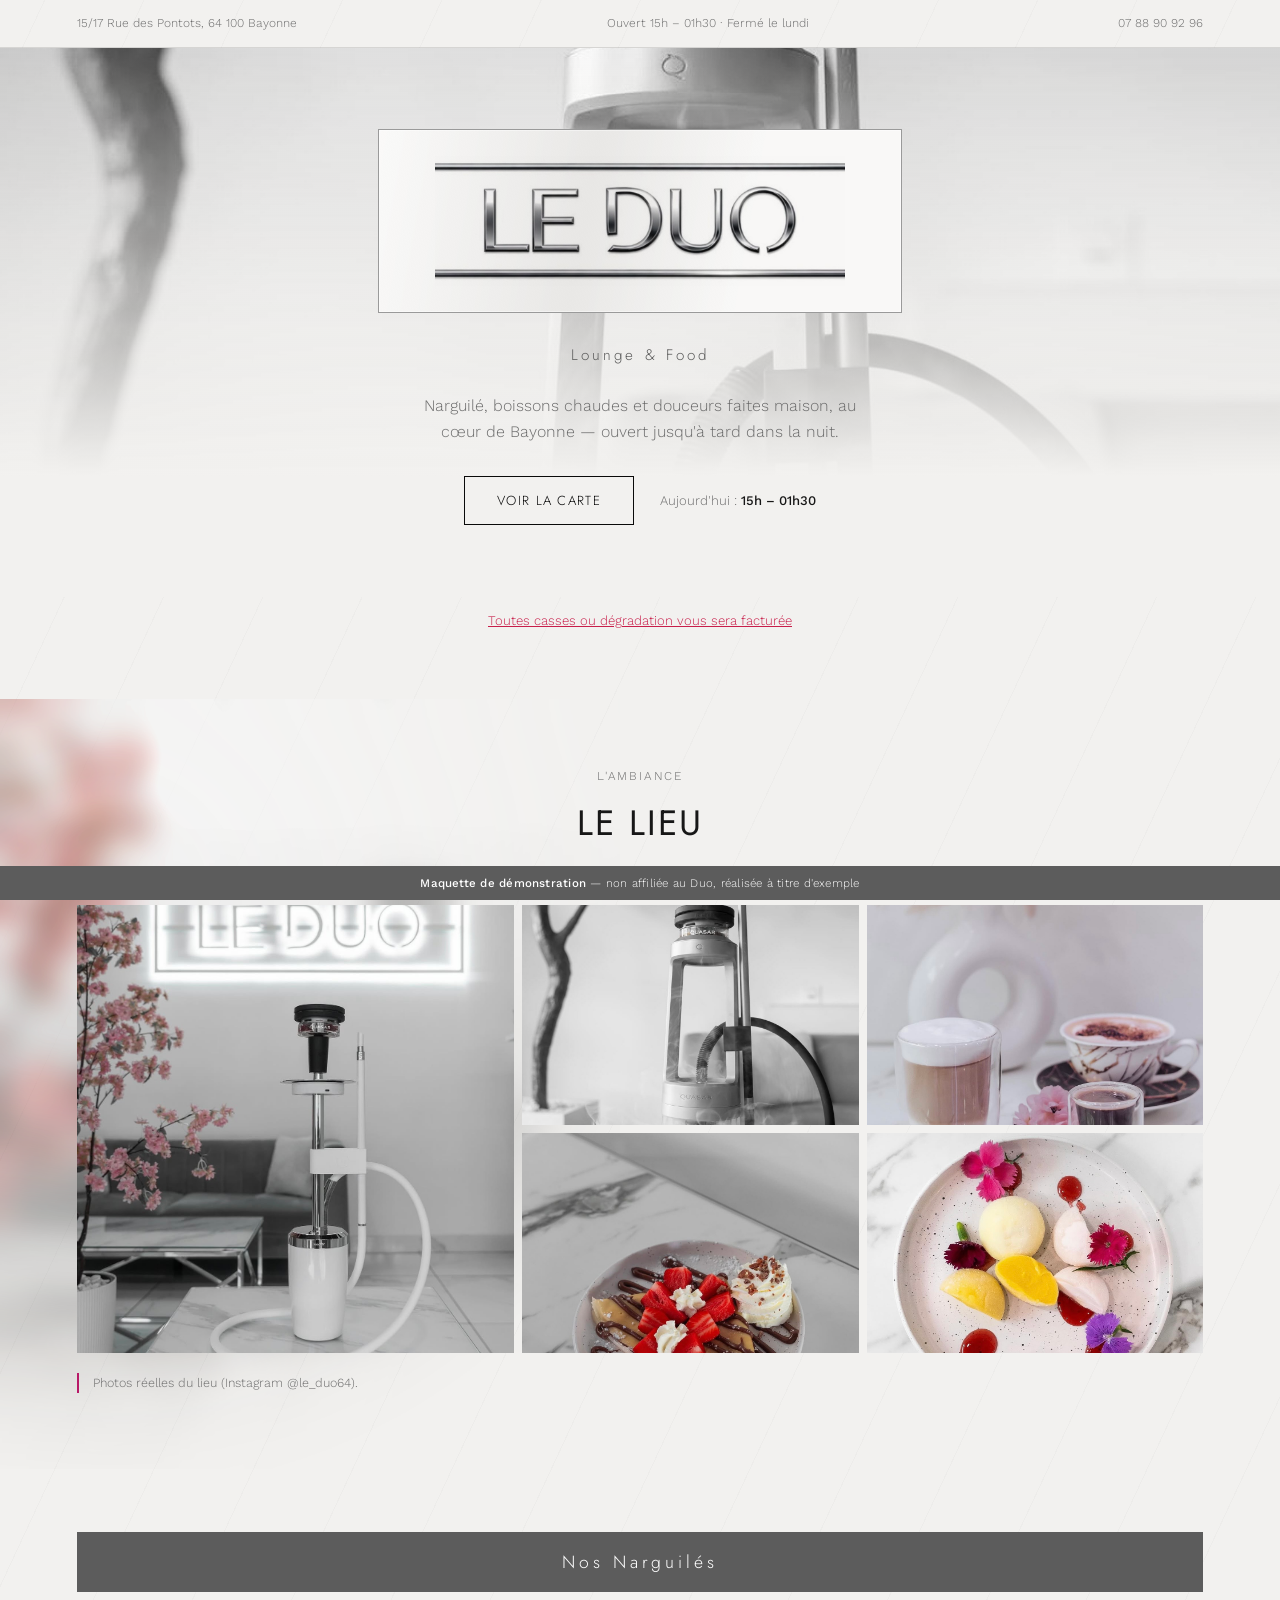
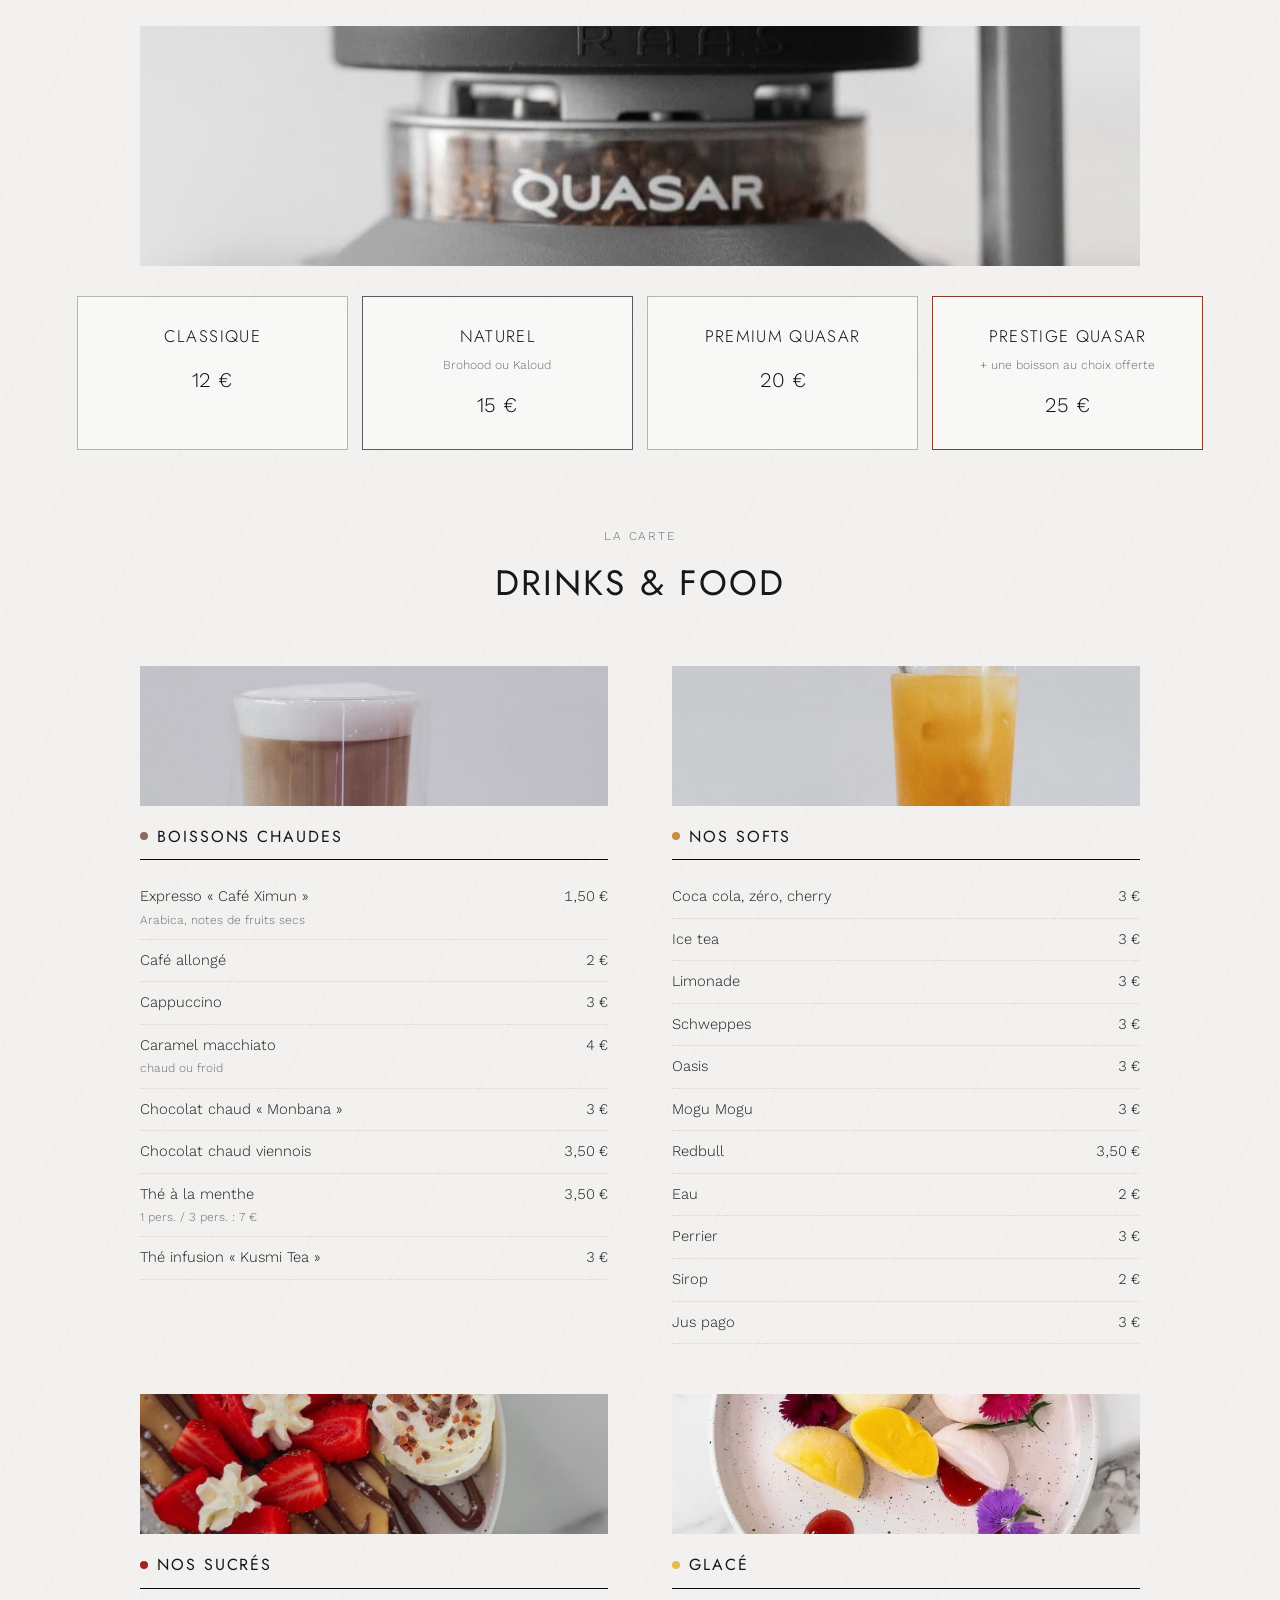
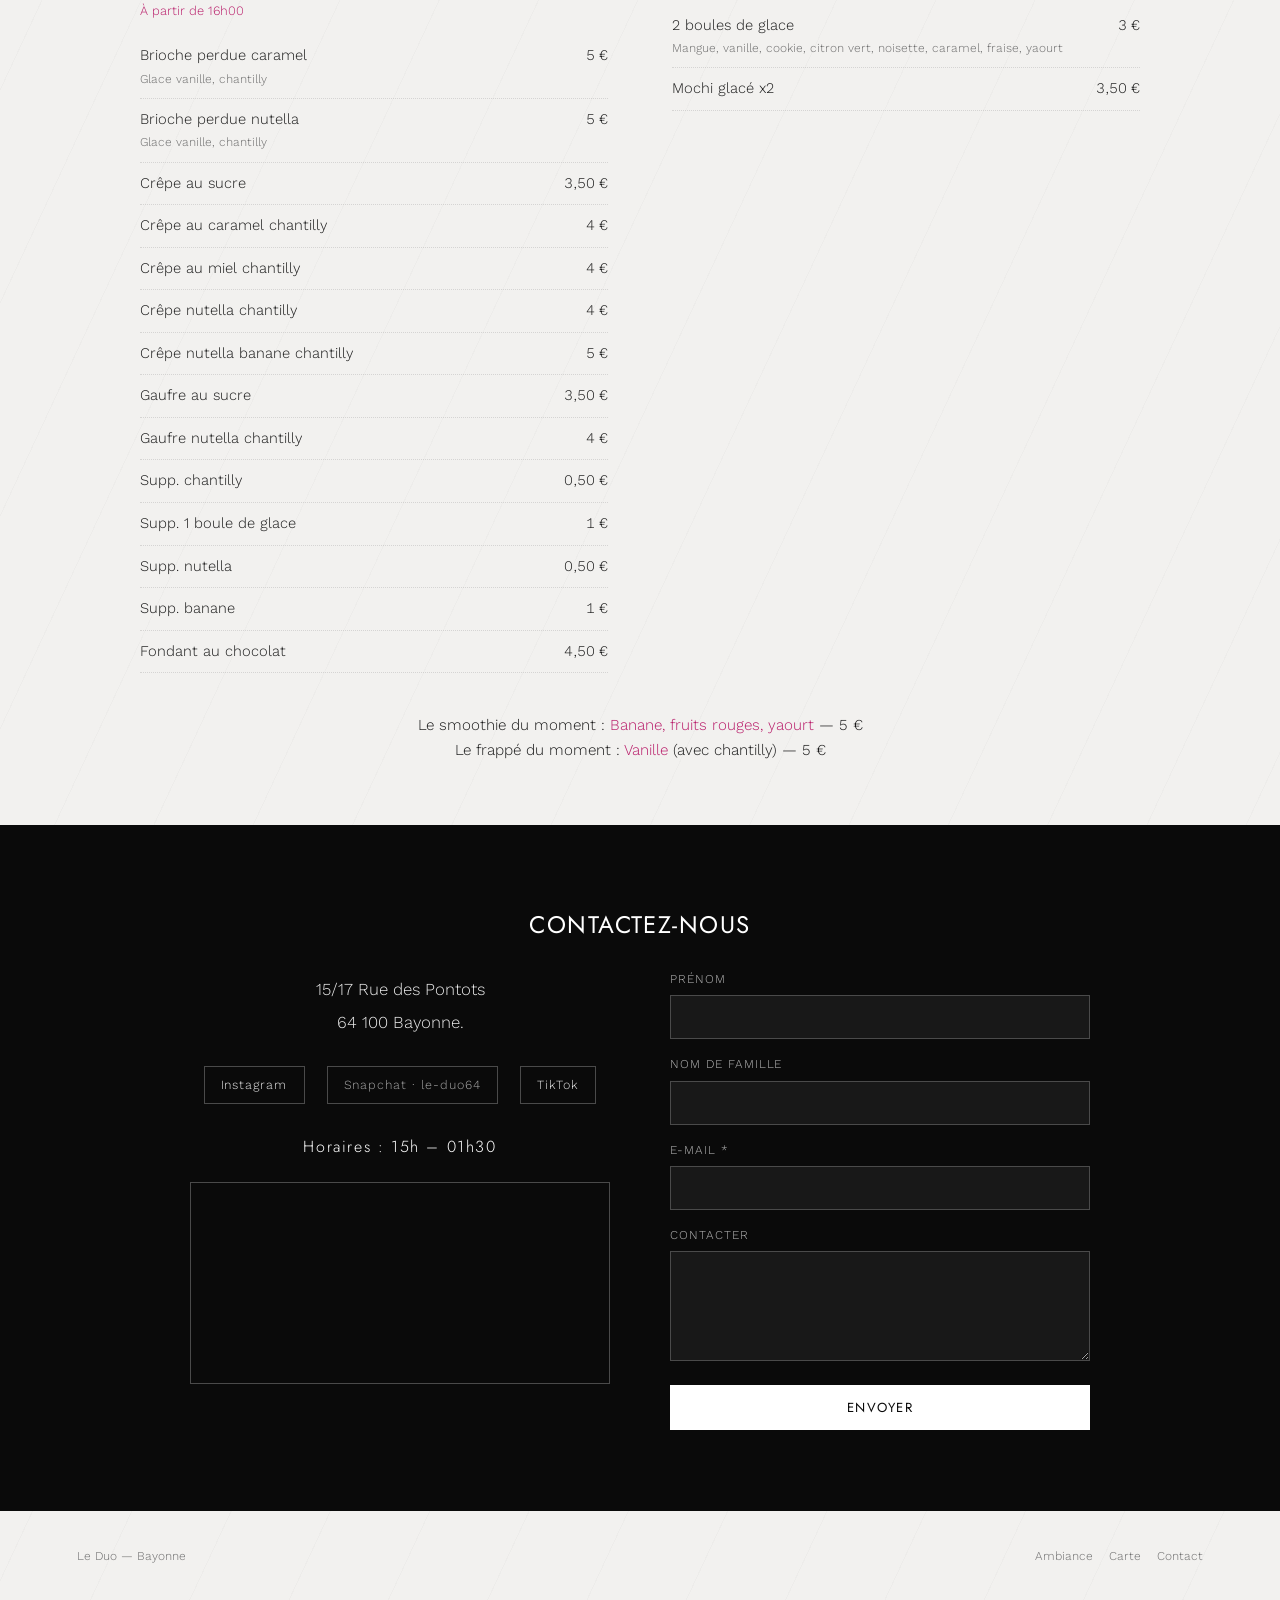
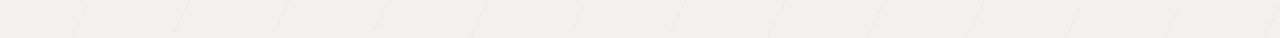
<file: index.html>
<!DOCTYPE html>
<html lang="fr">
<head>
<meta charset="UTF-8">
<meta name="viewport" content="width=device-width, initial-scale=1.0">
<meta name="robots" content="noindex, nofollow">
<title>Le Duo — Lounge &amp; Food — Bayonne</title>
<link rel="preconnect" href="https://fonts.googleapis.com">
<link rel="preconnect" href="https://fonts.gstatic.com" crossorigin>
<link href="https://fonts.googleapis.com/css2?family=Jost:wght@300;400;500&family=Work+Sans:wght@300;400;500&display=swap" rel="stylesheet">
<style>
  :root{
    --ink:#171717;
    --ink-dim:#6b6b6b;
    --marble-bg:#f2f1ef;
    --marble-vein:#d8d6d3;
    --chrome:#9a9a9a;
    --chrome-dark:#5c5c5c;
    --black:#0a0a0a;
    --white:#ffffff;
    --accent-pink:#b81a68;
    --ember:#8c3a26;  /* braise, cohérent avec le glow déjà utilisé ailleurs */
    --line: rgba(10,10,10,0.12);
  }
  *{box-sizing:border-box;}
  html{scroll-behavior:smooth;}
  body{
    margin:0;
    background:var(--marble-bg);
    background-image:
      repeating-linear-gradient(115deg, transparent 0 40px, rgba(0,0,0,0.02) 40px 41px, transparent 41px 90px);
    color:var(--ink);
    font-family:'Work Sans', sans-serif;
    font-weight:300;
    line-height:1.6;
    -webkit-font-smoothing:antialiased;
  }
  h1,h2,h3{
    font-family:'Jost', sans-serif;
    font-weight:400;
    letter-spacing:0.06em;
    margin:0;
    text-transform:uppercase;
  }
  a{color:inherit;}
  img{max-width:100%; display:block;}

  .top-strip{
    display:flex;
    justify-content:space-between;
    flex-wrap:wrap;
    gap:8px 24px;
    padding:14px 6vw;
    font-size:0.75rem;
    color:var(--ink-dim);
    border-bottom:1px solid var(--line);
  }
  .top-strip span{white-space:nowrap;}

  /* ---- hero ---- */
  .hero{
    padding:9vh 6vw 8vh;
    text-align:center;
    position:relative;
    background:
      linear-gradient(180deg, rgba(242,241,239,0.12) 0%, rgba(242,241,239,0.65) 45%, var(--marble-bg) 78%),
      url("photos/narguile-fumee.jpg") center 25%/cover;
  }
  .logo-frame{
    display:inline-block;
    padding:26px 56px;
    border:1px solid var(--chrome);
    background:
      linear-gradient(100deg, rgba(255,255,255,0.6), rgba(0,0,0,0.04) 40%, rgba(255,255,255,0.5) 70%),
      var(--marble-bg);
    box-shadow: inset 0 0 0 1px rgba(255,255,255,0.4);
  }
  .logo-frame h1{
    font-size:clamp(2.6rem, 8vw, 4.6rem);
    letter-spacing:0.18em;
    color:var(--black);
  }
  .hero .subtitle{
    margin-top:22px;
    font-family:'Jost', sans-serif;
    letter-spacing:0.2em;
    font-size:0.95rem;
    color:var(--chrome-dark);
  }
  .hero p.lede{
    max-width:46ch;
    margin:26px auto 0;
    font-size:1rem;
    color:var(--ink-dim);
  }
  .hero .cta-row{
    margin-top:32px;
    display:flex;
    gap:26px;
    align-items:center;
    justify-content:center;
    flex-wrap:wrap;
  }
  .btn{
    display:inline-block;
    padding:13px 32px;
    border:1px solid var(--black);
    color:var(--black);
    text-decoration:none;
    font-family:'Jost', sans-serif;
    font-size:0.82rem;
    letter-spacing:0.1em;
    text-transform:uppercase;
    transition:background .25s ease, color .25s ease;
  }
  .btn:hover{ background:var(--black); color:var(--white); }
  .cta-row .hours{ font-size:0.82rem; color:var(--ink-dim); }
  .cta-row .hours strong{ color:var(--ink); font-weight:500;}

  /* warning strip like original ("toutes casses...") */
  .notice{
    text-align:center;
    color:#c81e4a;
    font-size:0.82rem;
    text-decoration:underline;
    padding:0 6vw 6vh;
  }

  section{ padding:7vh 6vw; }
  .section-head{
    text-align:center;
    margin-bottom:6vh;
  }
  .section-head .num{
    font-size:0.75rem;
    letter-spacing:0.15em;
    color:var(--ink-dim);
    text-transform:uppercase;
  }
  .section-head h2{ font-size:clamp(1.6rem, 4vw, 2.2rem); margin-top:8px; }

  /* ---- ambiance gallery ---- */
  .gallery{
    display:grid;
    grid-template-columns: 1.3fr 1fr 1fr;
    grid-template-rows: 220px 220px;
    gap:8px;
  }
  .gallery > div{ overflow:hidden; background:var(--marble-vein); position:relative;}
  .gallery img{ width:100%; height:100%; object-fit:cover; object-position:center 15%;}
  .gallery .g1 img{ object-position:center 0%;}
  .gallery .g1{ grid-row: 1 / 3; }
  .gallery figcaption{
    position:absolute; left:10px; bottom:8px;
    font-size:0.68rem; color:var(--white); background:rgba(10,10,10,0.55);
    padding:3px 8px; letter-spacing:0.02em;
  }
  .photo-note{
    margin-top:20px;
    font-size:0.78rem;
    color:var(--ink-dim);
    border-left:2px solid var(--accent-pink);
    padding-left:14px;
  }

  /* ---- category band, like original grey "NOS NARGUILÉS" bar ---- */
  .cat-band{
    background:var(--chrome-dark);
    color:var(--white);
    text-align:center;
    padding:16px 20px;
    font-family:'Jost', sans-serif;
    letter-spacing:0.22em;
    font-size:1.1rem;
    margin:0 0 34px;
  }

  .narg-tiers{
    display:grid;
    grid-template-columns:repeat(auto-fit, minmax(220px,1fr));
    gap:14px;
    margin-bottom:8vh;
  }
  .narg-tier{
    text-align:center;
    padding:26px 18px;
    border:1px solid var(--tier-color, rgba(10,10,10,0.28));
    background:rgba(255,255,255,0.5);
    transition:border-color .2s ease;
  }
  /* Une couleur très légère par formule, choisie pour ce qu'elle représente
     plutôt qu'un classement par prix (Prestige à 15€ coûte moins cher que
     Classique à 20€ : un dégradé du plus pâle au plus soutenu mentirait
     sur le tarif). Naturel reste neutre : c'est la formule "sans rien
     ajouté", l'absence de couleur lui va bien. */
  /* La formule qui inclut Brohood/Kaloud (du matériel de gestion de
     chauffe) prend le graphite ; celle qui inclut une boisson offerte
     garde l'accent braise + la pulsation, en tant que formule la plus
     complète (25€, prix le plus haut, vraie offre incluse). */
  .narg-tier.naturel{ --tier-color:var(--chrome-dark); }
  .narg-tier .tier-name{ font-family:'Jost', sans-serif; letter-spacing:0.08em; font-size:1.05rem; text-transform:uppercase;}
  .narg-tier .tier-desc{ font-size:0.76rem; color:var(--ink-dim); display:block; margin-top:6px;}
  .narg-tier .price{ display:block; margin-top:14px; font-size:1.3rem; color:var(--black); }

  .carte-grid{
    display:grid;
    grid-template-columns: repeat(2, 1fr);
    gap:50px 64px;
    max-width:1000px;
    margin:0 auto;
  }
  .carte-cat-photo{
    width:100%; height:140px; object-fit:cover; display:block;
    margin-bottom:18px;
  }
  .carte-cat h3{
    font-size:1rem;
    letter-spacing:0.12em;
    margin-bottom:16px;
    padding-bottom:10px;
    border-bottom:1px solid var(--black);
  }
  .narg-photo{
    width:100%; max-width:1000px; height:240px; object-fit:cover;
    display:block; margin:0 auto 30px; object-position:center 30%;
  }
  .menu-line{
    display:flex;
    justify-content:space-between;
    gap:12px;
    padding:9px 0;
    border-bottom:1px dotted var(--line);
    font-size:0.92rem;
  }
  .menu-line .name{ color:var(--ink); }
  .menu-line .tag{ display:block; font-size:0.75rem; color:var(--ink-dim); margin-top:2px;}
  .menu-line .price{ color:var(--ink); white-space:nowrap; font-variant-numeric:tabular-nums; }
  .highlight{ color:var(--accent-pink); }
  .special-block{
    text-align:center;
    margin-top:40px;
    font-size:0.95rem;
  }
  .special-block .special-name{ color:var(--accent-pink); }

  /* ---- contact — black band like the original screenshot ---- */
  .contact-band{
    background:var(--black);
    color:var(--white);
    text-align:center;
    padding:9vh 6vw;
  }
  .contact-band h2{ color:var(--white); margin-bottom:26px;}
  .contact-band p{ font-size:1.05rem; margin:6px 0; color:#eaeaea; }
  .socials{ display:flex; gap:22px; justify-content:center; margin:30px 0; }
  .socials a, .socials .social-handle{ font-size:0.78rem; letter-spacing:0.08em; border:1px solid #4a4a4a; padding:8px 16px; text-decoration:none; color:#eaeaea; }
  .socials .social-handle{ color:#a8a8a8; cursor:default; }
  .contact-band .hours-line{ font-family:'Jost', sans-serif; letter-spacing:0.1em; margin-top:20px;}
  .map-embed{ margin-top:22px; border:1px solid #4a4a4a; line-height:0; }
  .map-embed iframe{
    width:100%; height:200px; border:0; display:block;
    filter:grayscale(1) contrast(1.05) brightness(0.95);
    transition:filter .25s ease;
  }
  .map-embed:hover iframe, .map-embed:focus-within iframe{ filter:none; }

  footer{
    padding:4vh 6vw;
    display:flex;
    justify-content:space-between;
    flex-wrap:wrap;
    gap:12px;
    font-size:0.75rem;
    color:var(--ink-dim);
  }
  footer a{ color:var(--ink-dim); text-decoration:none; margin-left:16px;}
  footer a:hover{ color:var(--black); }

  @media (max-width: 780px){
    .carte-grid{ grid-template-columns:1fr; gap:40px; }
    .gallery{ grid-template-columns:1fr 1fr; grid-template-rows:260px 150px 150px;}
    .gallery .g1{ grid-row:auto; grid-column: 1 / 3; }
    .logo-frame{ padding:20px 30px; }
  }

  .maquette-flag{
    position:fixed; bottom:0; left:0; right:0; z-index:50;
    background:var(--chrome-dark); color:#fff;
    font-size:0.72rem; text-align:center;
    padding:8px 16px; letter-spacing:0.02em;
  }
  .maquette-flag b{ font-weight:500; }
  body{ padding-bottom:36px; }

  .smoke-layer{
    position:absolute; inset:0; overflow:hidden; pointer-events:none; z-index:0;
  }
  .wisp{
    position:absolute; bottom:-10%; border-radius:50%;
    background:radial-gradient(circle, rgba(255,255,255,0.5), transparent 70%);
    filter:blur(18px);
    opacity:0;
    animation:monter linear infinite;
  }
  .wisp:nth-child(1){ left:12%; width:180px; height:180px; animation-duration:14s; animation-delay:0s; }
  .wisp:nth-child(2){ left:22%; width:120px; height:120px; animation-duration:11s; animation-delay:3s; }
  .wisp:nth-child(3){ left:34%; width:220px; height:220px; animation-duration:17s; animation-delay:6s; }
  .wisp:nth-child(4){ left:8%;  width:140px; height:140px; animation-duration:13s; animation-delay:9s; }
  .wisp:nth-child(5){ left:28%; width:100px; height:100px; animation-duration:10s; animation-delay:1.5s; }
  @keyframes monter{
    0%   { transform:translate(0,0) scale(0.6); opacity:0; }
    12%  { opacity:0.35; }
    50%  { transform:translate(30px,-220px) scale(1.15); opacity:0.22; }
    100% { transform:translate(60px,-480px) scale(1.5); opacity:0; }
  }
  @media (prefers-reduced-motion: reduce){
    .wisp{ animation:none; opacity:0; }
  }

  .narg-tier.premium{
    position:relative;
    border-color:var(--ember);
  }
  .narg-tier.premium::before{
    content:''; position:absolute; inset:-1px; border-radius:inherit;
    box-shadow:0 0 0 0 rgba(140,58,38,0.45);
    animation:braise 2.6s ease-in-out infinite;
    pointer-events:none;
  }
  @keyframes braise{
    0%, 100% { box-shadow:0 0 0 0 rgba(140,58,38,0.35); }
    50%      { box-shadow:0 0 14px 3px rgba(140,58,38,0.28); }
  }
  @media (prefers-reduced-motion: reduce){
    .narg-tier.premium::before{ animation:none; box-shadow:0 0 10px 2px rgba(140,58,38,0.25); }
  }

  /* Points de couleur pris directement dans les photos des plats (fraise,
     fleurs, mangue) — pas des couleurs de tendance, du vrai contenu. */
  .carte-cat h3{ display:flex; align-items:center; gap:9px; }
  /* Le point n'apparaît que pour les catégories où une vraie photo de plat
     le justifie. Boissons chaudes et Softs n'en ont pas : plutôt qu'un gris
     par défaut qui donnerait l'impression d'un oubli, pas de point du tout. */
  .carte-cat.sucres h3::before, .carte-cat.glace h3::before, .carte-cat.chaudes h3::before, .carte-cat.softs h3::before{
    content:''; width:8px; height:8px; border-radius:50%; flex-shrink:0;
  }
  .carte-cat.sucres h3::before{ background:#a1251f; }   /* rouge fraise, crepe.jpg */
  .carte-cat.glace h3::before{ background:#e8bd4c; }    /* jaune mangue, mochi.jpg */
  .carte-cat.chaudes h3::before{ background:#8a6a5c; }  /* moka/caramel, cafe.jpg (couche du cappuccino) */
  .carte-cat.softs h3::before{ background:#c49044; }    /* orange pressée, orange.jpg */

  /* ===== Formulaire de contact — leur vrai site en a un
     (Prénom / Nom / Email / Message), notre maquette n'avait qu'un
     bloc d'infos statique. ===== */
  .contact-grid{
    display:grid; grid-template-columns:1fr 1fr; gap:60px;
    max-width:900px; margin:0 auto; text-align:left;
  }
  /* Sans ça, un champ de formulaire élargit toute la grille sous sa
     largeur minimale de contenu par défaut (même bug déjà rencontré sur
     les démos Garage/Palombière). */
  .contact-grid > *{ min-width:0; }
  .contact-form input, .contact-form textarea{ min-width:0; max-width:100%; box-sizing:border-box; }
  .contact-infos{ text-align:center; }
  .contact-form .field{ margin-bottom:16px; }
  .contact-form label{
    display:block; font-size:0.75rem; letter-spacing:0.08em; text-transform:uppercase;
    color:#b8b8b8; margin-bottom:6px;
  }
  .contact-form input, .contact-form textarea{
    width:100%; padding:12px 14px; font-family:'Work Sans', sans-serif; font-size:0.95rem;
    background:rgba(255,255,255,0.06); color:var(--white);
    border:1px solid #4a4a4a; border-radius:0;
  }
  .contact-form input:focus, .contact-form textarea:focus{ outline:none; border-color:var(--white); }
  .contact-form textarea{ min-height:110px; resize:vertical; }
  .contact-form .field.error input, .contact-form .field.error textarea{ border-color:#e0846f; }
  .contact-form .field .msg{ display:none; font-size:0.72rem; color:#e0846f; margin-top:5px; }
  .contact-form .field.error .msg{ display:block; }
  .contact-form button{
    width:100%; padding:13px; background:var(--white); color:var(--black); border:none;
    font-family:'Jost', sans-serif; font-size:0.82rem; letter-spacing:0.1em; text-transform:uppercase;
    cursor:pointer; transition:background .2s ease;
  }
  .contact-form button:hover{ background:#d8d8d8; }
  .contact-form button:disabled{ opacity:0.6; cursor:default; }
  .contact-sent{ display:none; text-align:left; }
  .contact-sent.show{ display:block; }
  .contact-sent h3{ color:var(--white); font-size:1.1rem; margin-bottom:10px; }
  .contact-sent p{ font-size:0.9rem; color:#cfcfcf; }
  @media (max-width:780px){
    .contact-grid{ grid-template-columns:1fr; gap:36px; }
  }
</style>
</head>
<body>

  <div class="top-strip">
    <span>15/17 Rue des Pontots, 64 100 Bayonne</span>
    <span>Ouvert 15h – 01h30 · Fermé le lundi</span>
    <span>07 88 90 92 96</span>
  </div>

  <header class="hero" style="position:relative;">
    <div class="smoke-layer" aria-hidden="true">
      <div class="wisp"></div><div class="wisp"></div><div class="wisp"></div>
      <div class="wisp"></div><div class="wisp"></div>
    </div>
    <div style="position:relative; z-index:1;">
    <div class="logo-frame"><img src="photos/logo.jpg" alt="Le Duo" style="display:block; width:clamp(220px, 32vw, 420px); height:auto; mix-blend-mode:multiply;"></div>
    <div class="subtitle">Lounge &amp; Food</div>
    <p class="lede">Narguilé, boissons chaudes et douceurs faites maison, au cœur de Bayonne — ouvert jusqu'à tard dans la nuit.</p>
    <div class="cta-row">
      <a href="#carte" class="btn">Voir la carte</a>
      <div class="hours">Aujourd'hui : <strong>15h – 01h30</strong></div>
    </div>
  </div>
  </header>

  <p class="notice">Toutes casses ou dégradation vous sera facturée</p>

  <section id="ambiance" style="background-image:url('photos/cerisier-fond.png'); background-position:top left; background-repeat:no-repeat; background-size:620px auto;">
    <div class="section-head">
      <span class="num">L'ambiance</span>
      <h2>Le lieu</h2>
    </div>
    <div class="gallery">
      <div class="g1"><img loading="lazy" src="photos/salle-neon-complet.jpg" alt="L'enseigne LE DUO et le salon"></div>
      <div><img loading="lazy" src="photos/narguile-fumee.jpg" alt="Narguilé Quasar"></div>
      <div><img loading="lazy" src="photos/cafe.jpg" alt="Cafés et boissons chaudes"></div>
      <div><img loading="lazy" src="photos/crepe.jpg" alt="Crêpe maison"></div>
      <div><img loading="lazy" src="photos/mochi.jpg" alt="Nos douceurs glacées"></div>
    </div>
    <p class="photo-note">Photos réelles du lieu (Instagram @le_duo64).</p>
  </section>

  <section id="carte">
    <div class="cat-band">Nos Narguilés</div>
    <img class="narg-photo" loading="lazy" src="photos/narguile-quasar.jpg" alt="Narguilé Quasar sur table en marbre">
    <div class="narg-tiers">
      <div class="narg-tier"><span class="tier-name">Classique</span><span class="price">12 €</span></div>
      <div class="narg-tier naturel"><span class="tier-name">Naturel</span><span class="tier-desc">Brohood ou Kaloud</span><span class="price">15 €</span></div>
      <div class="narg-tier"><span class="tier-name">Premium Quasar</span><span class="price">20 €</span></div>
      <div class="narg-tier premium"><span class="tier-name">Prestige Quasar</span><span class="tier-desc">+ une boisson au choix offerte</span><span class="price">25 €</span></div>
    </div>

    <div class="section-head">
      <span class="num">La carte</span>
      <h2>Drinks &amp; Food</h2>
    </div>

    <div class="carte-grid">
      <div class="carte-cat chaudes">
        <img class="carte-cat-photo" loading="lazy" src="photos/cafe-latte.jpg" alt="Latte et cerisiers">
        <h3>Boissons chaudes</h3>
        <div class="menu-line"><span class="name">Expresso « Café Ximun »<span class="tag">Arabica, notes de fruits secs</span></span><span class="price">1,50 €</span></div>
        <div class="menu-line"><span class="name">Café allongé</span><span class="price">2 €</span></div>
        <div class="menu-line"><span class="name">Cappuccino</span><span class="price">3 €</span></div>
        <div class="menu-line"><span class="name">Caramel macchiato<span class="tag">chaud ou froid</span></span><span class="price">4 €</span></div>
        <div class="menu-line"><span class="name">Chocolat chaud « Monbana »</span><span class="price">3 €</span></div>
        <div class="menu-line"><span class="name">Chocolat chaud viennois</span><span class="price">3,50 €</span></div>
        <div class="menu-line"><span class="name">Thé à la menthe<span class="tag">1 pers. / 3 pers. : 7 €</span></span><span class="price">3,50 €</span></div>
        <div class="menu-line"><span class="name">Thé infusion « Kusmi Tea »</span><span class="price">3 €</span></div>
      </div>

      <div class="carte-cat softs">
        <img class="carte-cat-photo" loading="lazy" src="photos/orange.jpg" alt="Jus d'orange pressé">
        <h3>Nos Softs</h3>
        <div class="menu-line"><span class="name">Coca cola, zéro, cherry</span><span class="price">3 €</span></div>
        <div class="menu-line"><span class="name">Ice tea</span><span class="price">3 €</span></div>
        <div class="menu-line"><span class="name">Limonade</span><span class="price">3 €</span></div>
        <div class="menu-line"><span class="name">Schweppes</span><span class="price">3 €</span></div>
        <div class="menu-line"><span class="name">Oasis</span><span class="price">3 €</span></div>
        <div class="menu-line"><span class="name">Mogu Mogu</span><span class="price">3 €</span></div>
        <div class="menu-line"><span class="name">Redbull</span><span class="price">3,50 €</span></div>
        <div class="menu-line"><span class="name">Eau</span><span class="price">2 €</span></div>
        <div class="menu-line"><span class="name">Perrier</span><span class="price">3 €</span></div>
        <div class="menu-line"><span class="name">Sirop</span><span class="price">2 €</span></div>
        <div class="menu-line"><span class="name">Jus pago</span><span class="price">3 €</span></div>
      </div>

      <div class="carte-cat sucres">
        <img class="carte-cat-photo" loading="lazy" src="photos/crepe-menu.jpg" alt="Crêpe aux fraises">
        <h3>Nos Sucrés</h3>
        <p style="color:var(--accent-pink); font-size:0.8rem; margin:-4px 0 14px;">À partir de 16h00</p>
        <div class="menu-line"><span class="name">Brioche perdue caramel<span class="tag">Glace vanille, chantilly</span></span><span class="price">5 €</span></div>
        <div class="menu-line"><span class="name">Brioche perdue nutella<span class="tag">Glace vanille, chantilly</span></span><span class="price">5 €</span></div>
        <div class="menu-line"><span class="name">Crêpe au sucre</span><span class="price">3,50 €</span></div>
        <div class="menu-line"><span class="name">Crêpe au caramel chantilly</span><span class="price">4 €</span></div>
        <div class="menu-line"><span class="name">Crêpe au miel chantilly</span><span class="price">4 €</span></div>
        <div class="menu-line"><span class="name">Crêpe nutella chantilly</span><span class="price">4 €</span></div>
        <div class="menu-line"><span class="name">Crêpe nutella banane chantilly</span><span class="price">5 €</span></div>
        <div class="menu-line"><span class="name">Gaufre au sucre</span><span class="price">3,50 €</span></div>
        <div class="menu-line"><span class="name">Gaufre nutella chantilly</span><span class="price">4 €</span></div>
        <div class="menu-line"><span class="name">Supp. chantilly</span><span class="price">0,50 €</span></div>
        <div class="menu-line"><span class="name">Supp. 1 boule de glace</span><span class="price">1 €</span></div>
        <div class="menu-line"><span class="name">Supp. nutella</span><span class="price">0,50 €</span></div>
        <div class="menu-line"><span class="name">Supp. banane</span><span class="price">1 €</span></div>
        <div class="menu-line"><span class="name">Fondant au chocolat</span><span class="price">4,50 €</span></div>
      </div>

      <div class="carte-cat glace">
        <img class="carte-cat-photo" loading="lazy" src="photos/mochi-menu.jpg" alt="Mochis glacés et fleurs comestibles">
        <h3>Glacé</h3>
        <div class="menu-line"><span class="name">2 boules de glace<span class="tag">Mangue, vanille, cookie, citron vert, noisette, caramel, fraise, yaourt</span></span><span class="price">3 €</span></div>
        <div class="menu-line"><span class="name">Mochi glacé x2</span><span class="price">3,50 €</span></div>
      </div>
    </div>

    <div class="special-block">
      Le smoothie du moment : <span class="special-name">Banane, fruits rouges, yaourt</span> — 5 €<br>
      Le frappé du moment : <span class="special-name">Vanille</span> (avec chantilly) — 5 €
    </div>
  </section>

  <section class="contact-band" id="contact">
    <h2>Contactez-nous</h2>
    <div class="contact-grid">
      <div class="contact-infos">
        <p>15/17 Rue des Pontots</p>
        <p>64 100 Bayonne.</p>
        <div class="socials">
          <a href="https://instagram.com/le_duo64" target="_blank" rel="noopener noreferrer">Instagram</a>
          <span class="social-handle" title="Ajoutez-nous dans l'app Snapchat">Snapchat · le-duo64</span>
          <a href="https://www.tiktok.com/@le_duo64" target="_blank" rel="noopener noreferrer">TikTok</a>
        </div>
        <div class="hours-line">Horaires : 15h – 01h30</div>
        <div class="map-embed">
          <iframe src="https://www.google.com/maps?q=15%2F17+Rue+des+Pontots%2C+64100+Bayonne&output=embed" loading="lazy" referrerpolicy="no-referrer-when-downgrade" title="Localisation du Duo — 15/17 Rue des Pontots, Bayonne"></iframe>
        </div>
      </div>
      <div>
        <form class="contact-form" id="contactForm" novalidate>
          <div class="field" id="f-prenom">
            <label for="prenom">Prénom</label>
            <input type="text" id="prenom" autocomplete="given-name">
            <span class="msg">Merci d'indiquer votre prénom.</span>
          </div>
          <div class="field" id="f-nom">
            <label for="nomFamille">Nom de famille</label>
            <input type="text" id="nomFamille" autocomplete="family-name">
            <span class="msg">Merci d'indiquer votre nom.</span>
          </div>
          <div class="field" id="f-email">
            <label for="emailContact">E-mail *</label>
            <input type="email" id="emailContact" autocomplete="email">
            <span class="msg">Merci d'indiquer un email valide.</span>
          </div>
          <div class="field" id="f-message">
            <label for="messageContact">Contacter</label>
            <textarea id="messageContact"></textarea>
            <span class="msg">Merci d'indiquer votre message.</span>
          </div>
          <button type="submit" id="contactSubmit">Envoyer</button>
        </form>
        <div class="contact-sent" id="contactSent">
          <h3 id="sentTitre">Message prêt à partir</h3>
          <p id="sentTexte"></p>
        </div>
      </div>
    </div>
  </section>

  <footer>
    <span>Le Duo — Bayonne</span>
    <div><a href="#ambiance">Ambiance</a><a href="#carte">Carte</a><a href="#contact">Contact</a></div>
  </footer>

  <div class="maquette-flag"><b>Maquette de démonstration</b> — non affiliée au Duo, réalisée à titre d'exemple</div>

<script>
const CONTACT_EMAIL = 'contact@leduo64.com'; // à confirmer avec le vrai contact du Duo

const contactForm = document.getElementById('contactForm');
const contactSent = document.getElementById('contactSent');
const contactSubmit = document.getElementById('contactSubmit');

function setErreur(id, actif){
  const champ = document.getElementById(id);
  if(champ) champ.classList.toggle('error', actif);
}
function emailValide(v){ return /^[^\s@]+@[^\s@]+\.[^\s@]+$/.test(v); }

contactForm.addEventListener('submit', function(e){
  e.preventDefault();
  const prenom = document.getElementById('prenom').value.trim();
  const nom = document.getElementById('nomFamille').value.trim();
  const email = document.getElementById('emailContact').value.trim();
  const message = document.getElementById('messageContact').value.trim();

  const okPrenom = prenom.length > 0;
  const okEmail = emailValide(email);
  const okMessage = message.length > 0;
  setErreur('f-prenom', !okPrenom);
  setErreur('f-email', !okEmail);
  setErreur('f-message', !okMessage);
  if(!okPrenom || !okEmail || !okMessage){
    const premier = contactForm.querySelector('.error input, .error textarea');
    if(premier) premier.focus();
    return;
  }

  contactSubmit.disabled = true;
  contactSubmit.textContent = 'Envoi...';

  // Pas de backend ici (maquette) : on passe par mailto, et on détecte si
  // un vrai client mail a pris la main avant d'afficher une confirmation —
  // même logique que sur les sites livrés, pour ne jamais faire croire
  // qu'un message est parti s'il ne l'est pas.
  let passee = false;
  const noter = () => { passee = true; };
  window.addEventListener('blur', noter);
  document.addEventListener('visibilitychange', noter);

  const sujet = encodeURIComponent('Contact depuis le site — ' + prenom + ' ' + nom);
  const corps = encodeURIComponent('Prénom : ' + prenom + '\nNom : ' + nom + '\nEmail : ' + email + '\n\n' + message);
  window.location.href = 'mailto:' + CONTACT_EMAIL + '?subject=' + sujet + '&body=' + corps;

  setTimeout(() => {
    window.removeEventListener('blur', noter);
    document.removeEventListener('visibilitychange', noter);
    const abouti = passee || document.hidden;
    document.getElementById('sentTitre').textContent =
      abouti ? 'Message prêt à partir' : "Le message n'a pas pu être envoyé";
    document.getElementById('sentTexte').textContent = abouti
      ? "Votre client email va s'ouvrir avec votre message déjà rédigé."
      : "Aucune application mail ne s'est ouverte. Appelez-nous directement au 07 88 90 92 96.";
    contactForm.style.display = 'none';
    contactSent.classList.add('show');
    contactSubmit.disabled = false;
    contactSubmit.textContent = 'Envoyer';
  }, 1200);
});
</script>
</body>
</html>
</file>
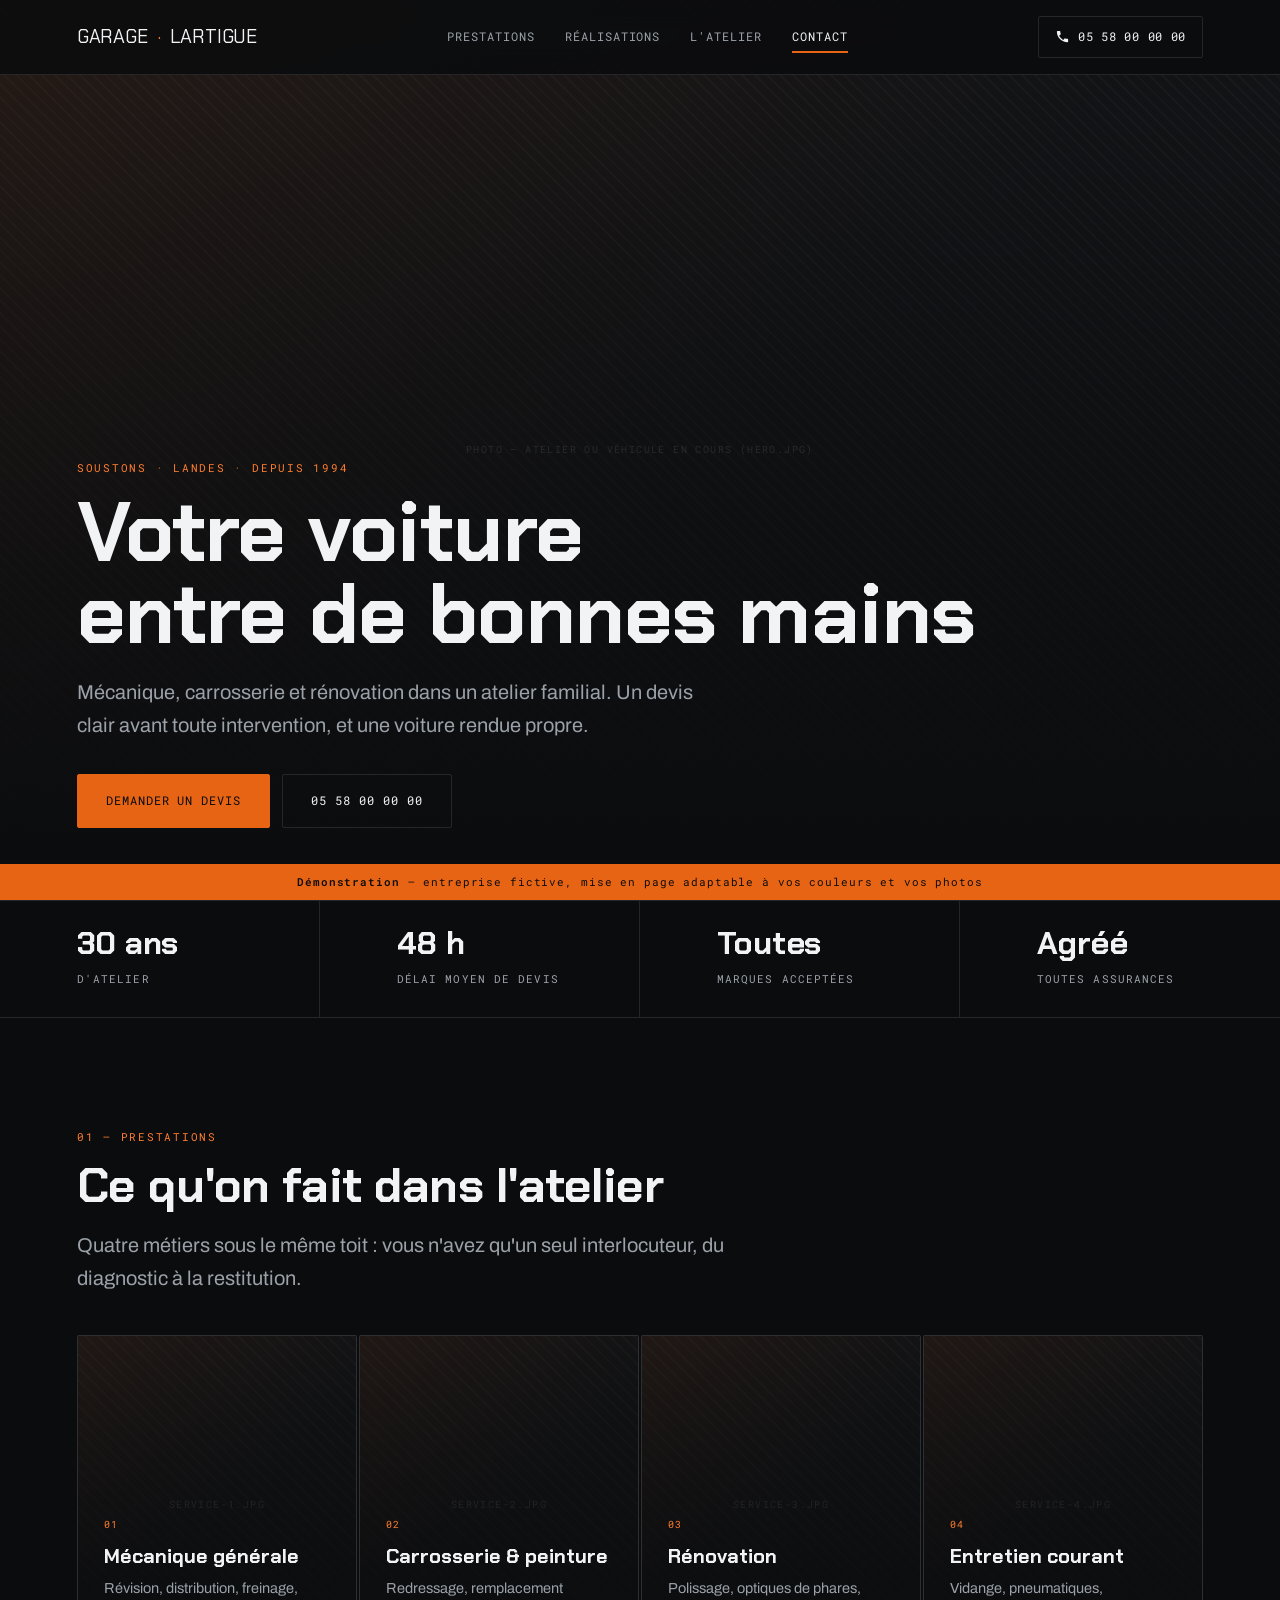
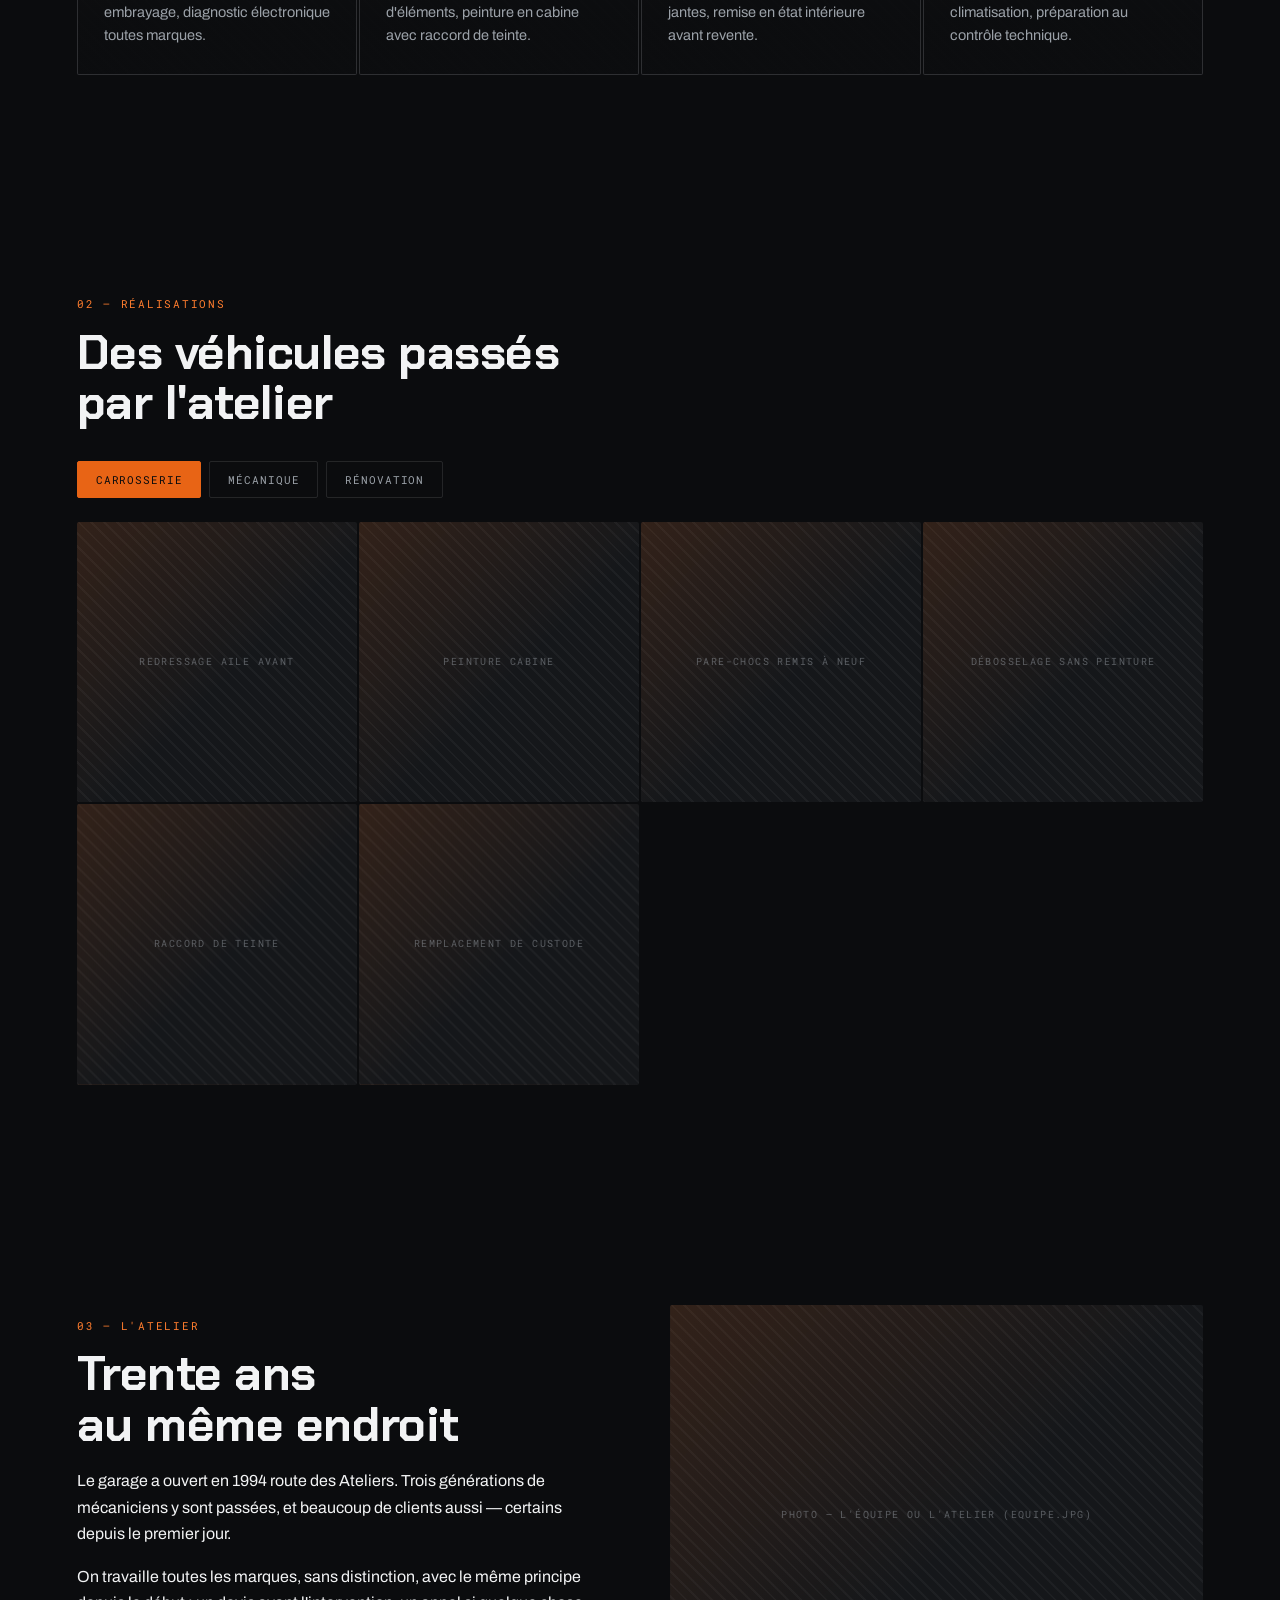
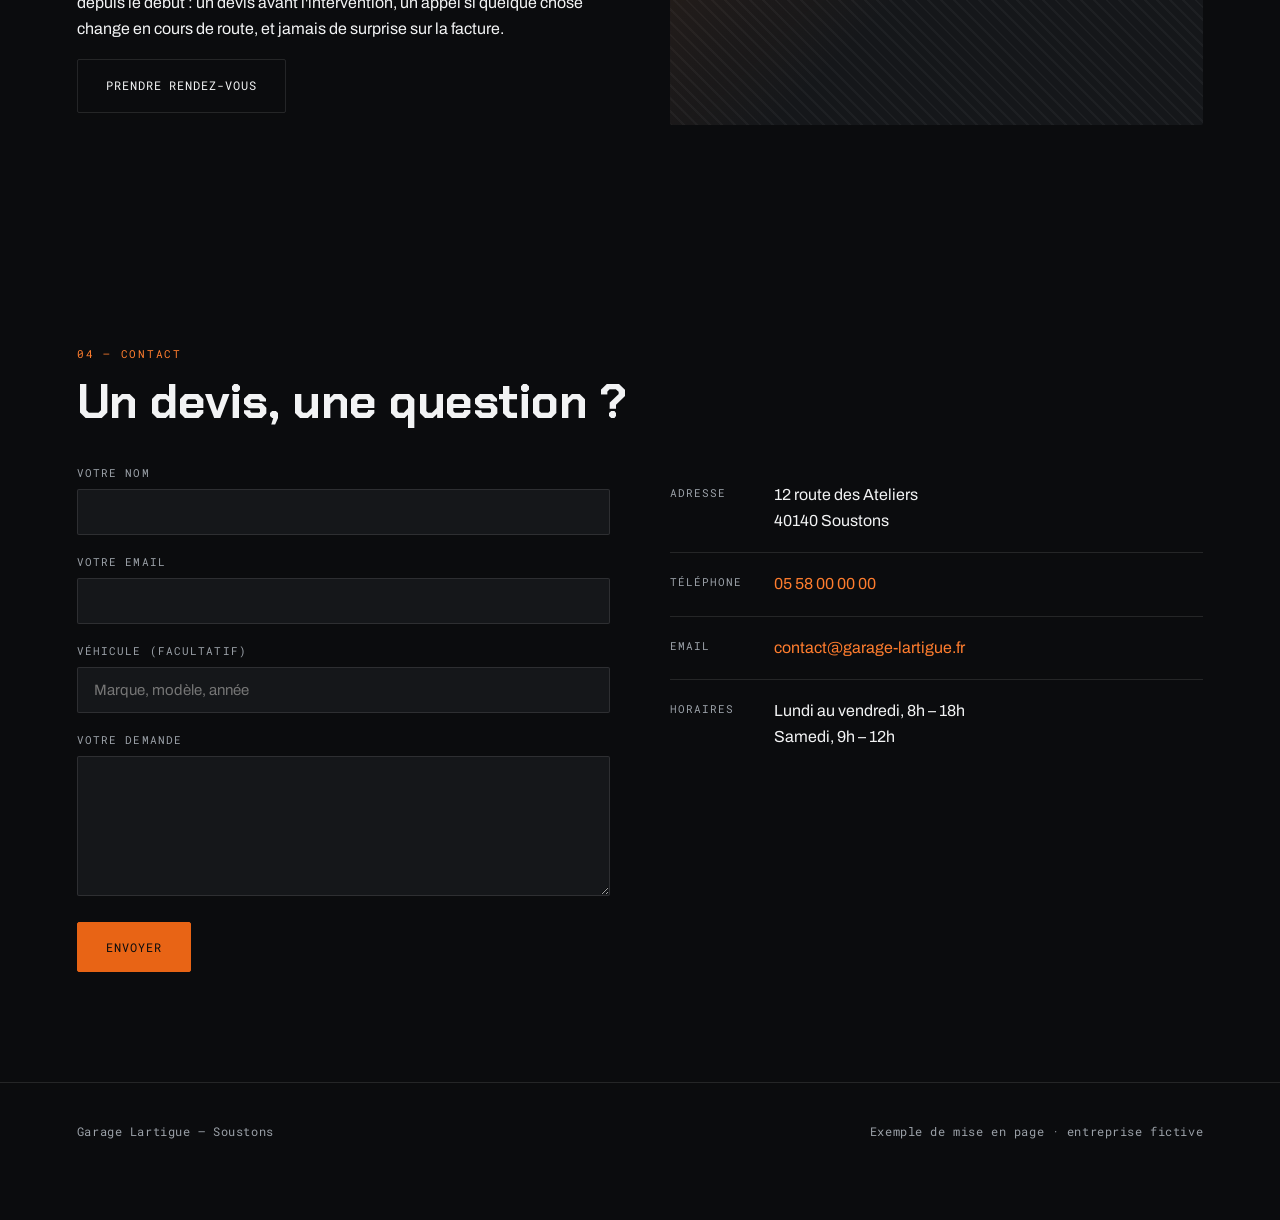
<file: demos/garage/index.html>
<!DOCTYPE html>
<html lang="fr">
<head>
<meta charset="UTF-8">
<meta name="viewport" content="width=device-width, initial-scale=1">
<title>Garage Lartigue — Mécanique & carrosserie | Démonstration</title>
<meta name="description" content="Exemple de site pour un garage : mécanique, carrosserie, entretien. Démonstration de mise en page, entreprise fictive.">
<meta name="robots" content="noindex, nofollow">
<link rel="icon" href="data:image/svg+xml,%3Csvg xmlns='http://www.w3.org/2000/svg' viewBox='0 0 32 32'%3E%3Crect width='32' height='32' fill='%23E86415'/%3E%3Ctext x='16' y='23' font-family='sans-serif' font-size='19' font-weight='700' fill='white' text-anchor='middle'%3EG%3C/text%3E%3C/svg%3E">

<link rel="preconnect" href="https://fonts.googleapis.com">
<link rel="preconnect" href="https://fonts.gstatic.com" crossorigin>
<link href="https://fonts.googleapis.com/css2?family=Archivo:wght@400;500;600&family=Chakra+Petch:wght@600;700&family=Roboto+Mono:wght@400;500&display=swap" rel="stylesheet">

<!-- =========================================================================
     FICHE CLIENT — TOUT CE QUI CHANGE D'UN PROSPECT À L'AUTRE EST ICI
     Rien à modifier ailleurs. Voir demos/README.md.
     ========================================================================= -->
<style>
  :root{
    /* --- Couleurs : à prendre sur le logo / l'enseigne / le camion --- */
    --ground:#0B0C0E;        /* fond général */
    --surface:#15171A;       /* cartes, champs */
    --ink:#F2F3F4;           /* texte principal */
    --ink-soft:#9BA1A8;      /* texte secondaire */
    --line:rgba(242,243,244,.11);
    --accent:#E86415;        /* couleur d'accent (boutons pleins) */
    --accent-deep:#C4520E;   /* accent au survol */
    --accent-ink:#FF7D2E;    /* accent sur fond sombre (texte, liens) */
    --accent-on:#0B0C0E;     /* texte posé sur l'accent */
    --danger:#E0483C;

    /* --- Typographie --- */
    --font-display:'Chakra Petch', system-ui, sans-serif;
    --font-body:'Archivo', system-ui, sans-serif;
    --font-util:'Roboto Mono', ui-monospace, monospace;
    --track-display:-.01em;

    /* --- Mise en page --- */
    --radius:2px;
    --pad-x:6vw;
    --pad-y:110px;
    --max-w:1400px;
  }
</style>
<link rel="stylesheet" href="../commun/modele.css">

<script>
  const FICHE = {
    nom: 'Garage Lartigue',
    telephone: '05 58 00 00 00',
    telLien: '0558000000',
    email: 'contact@garage-lartigue.fr',
    adresse: '12 route des Ateliers, 40140 Soustons',
    horaires: 'Lundi au vendredi, 8h – 18h · Samedi 9h – 12h',
    galerie: {
      carrosserie: {
        titre: 'Carrosserie',
        photos: [
          {legende:'Redressage aile avant', fichier:''},
          {legende:'Peinture cabine',       fichier:''},
          {legende:'Pare-chocs remis à neuf', fichier:''},
          {legende:'Débosselage sans peinture', fichier:''},
          {legende:'Raccord de teinte',     fichier:''},
          {legende:'Remplacement de custode', fichier:''}
        ]
      },
      mecanique: {
        titre: 'Mécanique',
        photos: [
          {legende:'Distribution complète', fichier:''},
          {legende:'Banc de diagnostic',    fichier:''},
          {legende:'Freinage avant/arrière', fichier:''},
          {legende:'Embrayage',             fichier:''},
          {legende:'Géométrie des trains',  fichier:''}
        ]
      },
      renovation: {
        titre: 'Rénovation',
        photos: [
          {legende:'Optiques de phares',    fichier:''},
          {legende:'Polissage carrosserie', fichier:''},
          {legende:'Intérieur remis à neuf', fichier:''},
          {legende:'Jantes rénovées',       fichier:''}
        ]
      }
    }
  };
</script>
</head>
<body>

<header>
  <a href="#" class="brand">GARAGE<span class="sep">·</span>LARTIGUE</a>
  <nav>
    <a href="#prestations" data-nav="prestations">Prestations</a>
    <a href="#realisations" data-nav="realisations">Réalisations</a>
    <a href="#atelier" data-nav="atelier">L'atelier</a>
    <a href="#contact" data-nav="contact">Contact</a>
  </nav>
  <div class="head-actions">
    <a href="tel:0558000000" class="call">
      <svg viewBox="0 0 24 24"><path d="M6.6 10.8c1.4 2.8 3.8 5.1 6.6 6.6l2.2-2.2c.3-.3.7-.4 1-.2 1.1.4 2.4.6 3.6.6.6 0 1 .4 1 1V20c0 .6-.4 1-1 1-9.4 0-17-7.6-17-17 0-.6.4-1 1-1h3.5c.6 0 1 .4 1 1 0 1.3.2 2.5.6 3.6.1.4 0 .7-.2 1l-2.3 2.2z"/></svg>
      <span class="label">05 58 00 00 00</span>
    </a>
    <button class="burger" id="burger" aria-label="Ouvrir le menu">
      <svg viewBox="0 0 24 24"><path d="M3 6h18v2H3zM3 11h18v2H3zM3 16h18v2H3z"/></svg>
    </button>
  </div>
</header>

<div class="panel" id="panel">
  <button class="panel-close" id="panelClose" aria-label="Fermer">✕</button>
  <a href="#prestations">Prestations</a>
  <a href="#realisations">Réalisations</a>
  <a href="#atelier">L'atelier</a>
  <a href="#contact">Contact</a>
</div>

<div class="hero">
  <div class="hero-bg ph" data-ph="Photo — atelier ou véhicule en cours (hero.jpg)"></div>
  <div class="hero-inner">
    <p class="kicker">Soustons · Landes · Depuis 1994</p>
    <h1>Votre voiture<br>entre de bonnes mains</h1>
    <p class="lede">Mécanique, carrosserie et rénovation dans un atelier familial. Un devis clair avant toute intervention, et une voiture rendue propre.</p>
    <div class="hero-cta">
      <a href="#contact" class="btn">Demander un devis</a>
      <a href="tel:0558000000" class="btn ghost">05 58 00 00 00</a>
    </div>
  </div>
</div>

<div class="strip">
  <div><b>30 ans</b><span>d'atelier</span></div>
  <div><b>48 h</b><span>délai moyen de devis</span></div>
  <div><b>Toutes</b><span>marques acceptées</span></div>
  <div><b>Agréé</b><span>toutes assurances</span></div>
</div>

<section id="prestations">
  <div class="inner">
    <p class="kicker">01 — Prestations</p>
    <h2>Ce qu'on fait dans l'atelier</h2>
    <p class="lede">Quatre métiers sous le même toit : vous n'avez qu'un seul interlocuteur, du diagnostic à la restitution.</p>

    <div class="cards">
      <div class="card">
        <div class="ph" data-ph="service-1.jpg"></div>
        <p class="tag">01</p>
        <h3>Mécanique générale</h3>
        <p>Révision, distribution, freinage, embrayage, diagnostic électronique toutes marques.</p>
      </div>
      <div class="card">
        <div class="ph" data-ph="service-2.jpg"></div>
        <p class="tag">02</p>
        <h3>Carrosserie & peinture</h3>
        <p>Redressage, remplacement d'éléments, peinture en cabine avec raccord de teinte.</p>
      </div>
      <div class="card">
        <div class="ph" data-ph="service-3.jpg"></div>
        <p class="tag">03</p>
        <h3>Rénovation</h3>
        <p>Polissage, optiques de phares, jantes, remise en état intérieure avant revente.</p>
      </div>
      <div class="card">
        <div class="ph" data-ph="service-4.jpg"></div>
        <p class="tag">04</p>
        <h3>Entretien courant</h3>
        <p>Vidange, pneumatiques, climatisation, préparation au contrôle technique.</p>
      </div>
    </div>
  </div>
</section>

<section id="realisations">
  <div class="inner">
    <p class="kicker">02 — Réalisations</p>
    <h2>Des véhicules passés<br>par l'atelier</h2>
    <div class="tabs" id="onglets"></div>
    <div id="galerie"></div>
  </div>
</section>

<section id="atelier">
  <div class="inner split">
    <div>
      <p class="kicker">03 — L'atelier</p>
      <h2>Trente ans<br>au même endroit</h2>
      <p>Le garage a ouvert en 1994 route des Ateliers. Trois générations de mécaniciens y sont passées, et beaucoup de clients aussi — certains depuis le premier jour.</p>
      <p>On travaille toutes les marques, sans distinction, avec le même principe depuis le début : un devis avant l'intervention, un appel si quelque chose change en cours de route, et jamais de surprise sur la facture.</p>
      <a href="#contact" class="btn ghost">Prendre rendez-vous</a>
    </div>
    <div class="ph" data-ph="Photo — l'équipe ou l'atelier (equipe.jpg)"></div>
  </div>
</section>

<section id="contact">
  <div class="inner">
    <p class="kicker">04 — Contact</p>
    <h2>Un devis, une question ?</h2>

    <div class="contact-grid">
      <div>
        <form id="form" novalidate>
          <div class="field" id="f-nom">
            <label for="nom">Votre nom</label>
            <input type="text" id="nom" name="nom" autocomplete="name">
            <span class="msg">Merci d'indiquer votre nom.</span>
          </div>
          <div class="field" id="f-email">
            <label for="email">Votre email</label>
            <input type="email" id="email" name="email" autocomplete="email">
            <span class="msg">Merci d'indiquer un email valide.</span>
          </div>
          <div class="field">
            <label for="vehicule">Véhicule (facultatif)</label>
            <input type="text" id="vehicule" name="vehicule" placeholder="Marque, modèle, année">
          </div>
          <div class="field" id="f-message">
            <label for="message">Votre demande</label>
            <textarea id="message" name="message"></textarea>
            <span class="msg">Merci de décrire votre demande.</span>
          </div>
          <button type="submit" class="btn" id="submit">Envoyer</button>
        </form>

        <div class="sent" id="envoye">
          <div class="ok">✓</div>
          <h3 id="envoyeTitre">Message prêt à partir</h3>
          <p id="envoyeTexte"></p>
        </div>
      </div>

      <div>
        <div class="info-line">
          <span class="k">Adresse</span>
          <span class="v">12 route des Ateliers<br>40140 Soustons</span>
        </div>
        <div class="info-line">
          <span class="k">Téléphone</span>
          <span class="v"><a href="tel:0558000000">05 58 00 00 00</a></span>
        </div>
        <div class="info-line">
          <span class="k">Email</span>
          <span class="v"><a href="mailto:contact@garage-lartigue.fr">contact@garage-lartigue.fr</a></span>
        </div>
        <div class="info-line">
          <span class="k">Horaires</span>
          <span class="v">Lundi au vendredi, 8h – 18h<br>Samedi, 9h – 12h</span>
        </div>
      </div>
    </div>
  </div>
</section>

<footer>
  <span>Garage Lartigue — Soustons</span>
  <span>Exemple de mise en page · entreprise fictive</span>
</footer>

<div class="lb" id="lb">
  <button class="lb-close" id="lbClose" aria-label="Fermer">✕</button>
  <button class="lb-prev" id="lbPrev" aria-label="Précédent">‹</button>
  <div class="ph" id="lbPh" data-ph=""></div>
  <button class="lb-next" id="lbNext" aria-label="Suivant">›</button>
  <p class="lb-cap" id="lbCap"></p>
</div>

<div class="demo-flag">
  <b>Démonstration</b> — entreprise fictive, mise en page adaptable à vos couleurs et vos photos
</div>

<script src="../commun/modele.js"></script>
</body>
</html>
</file>
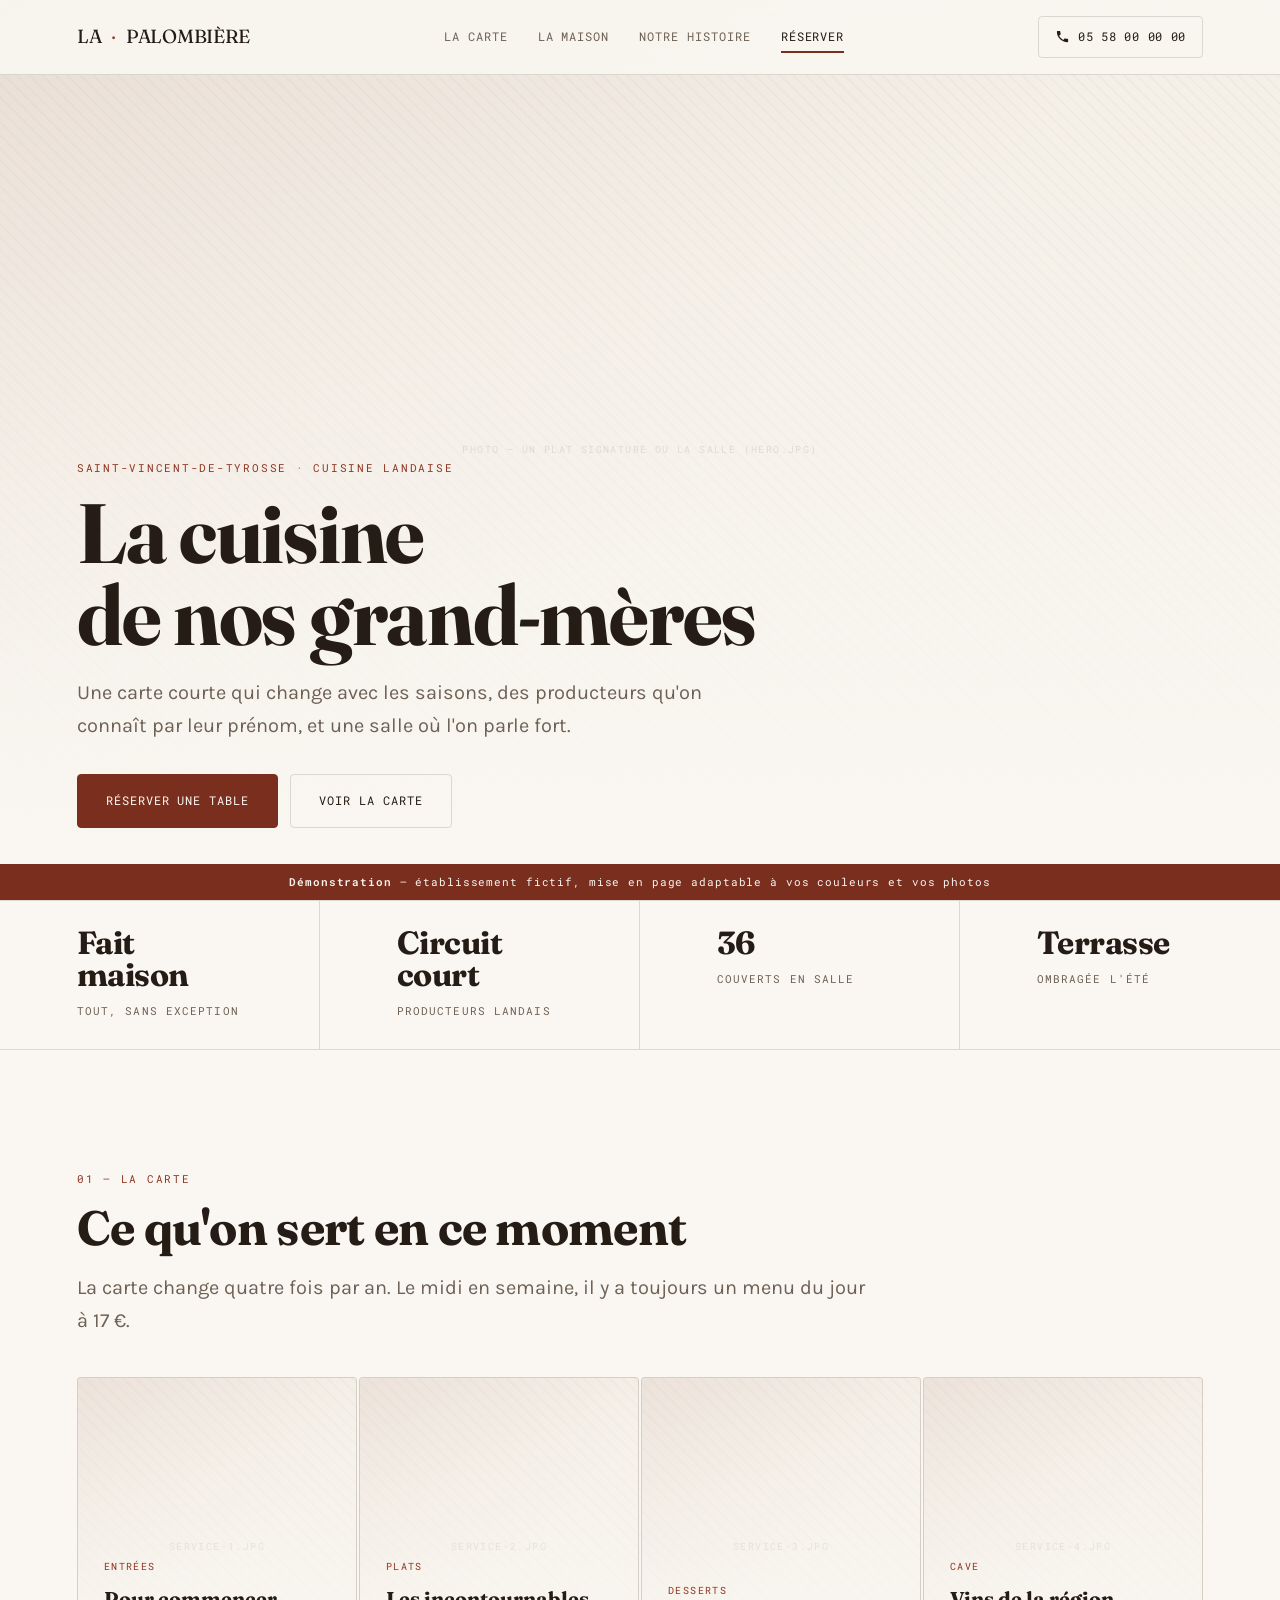
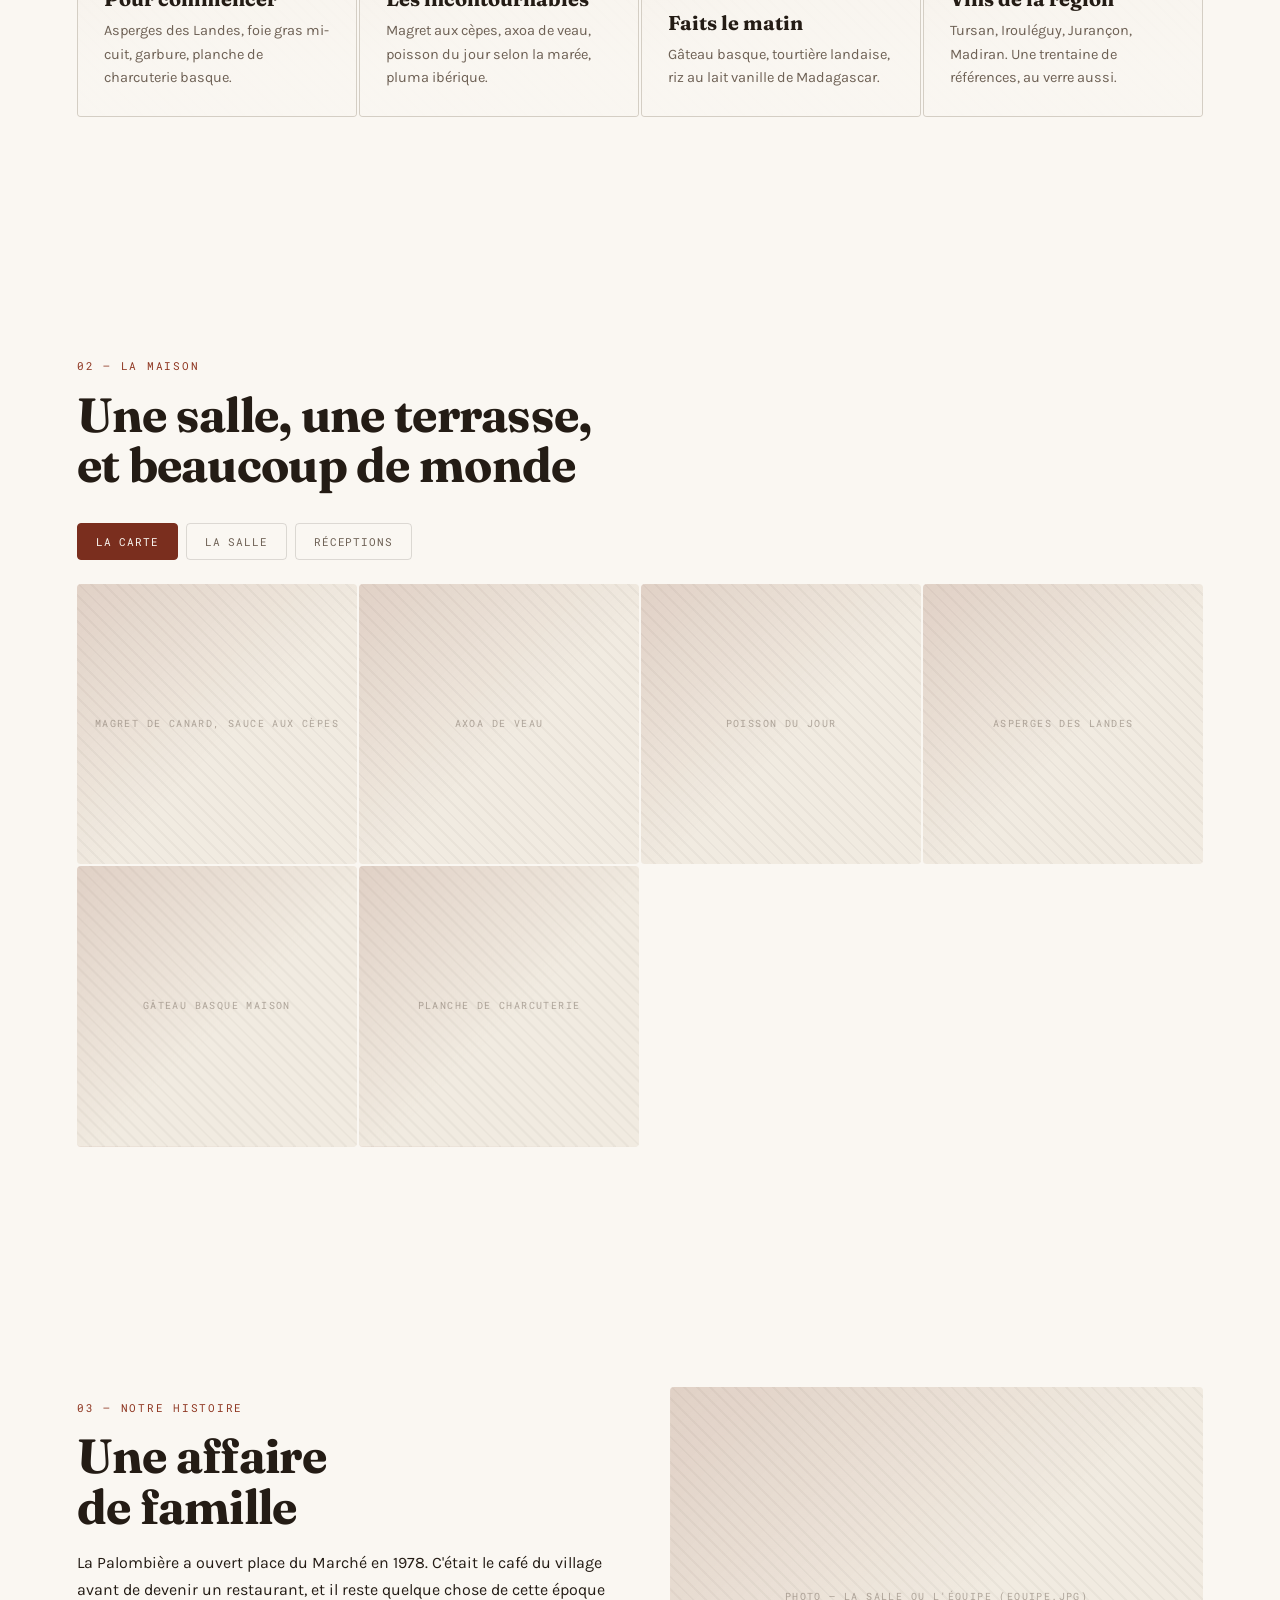
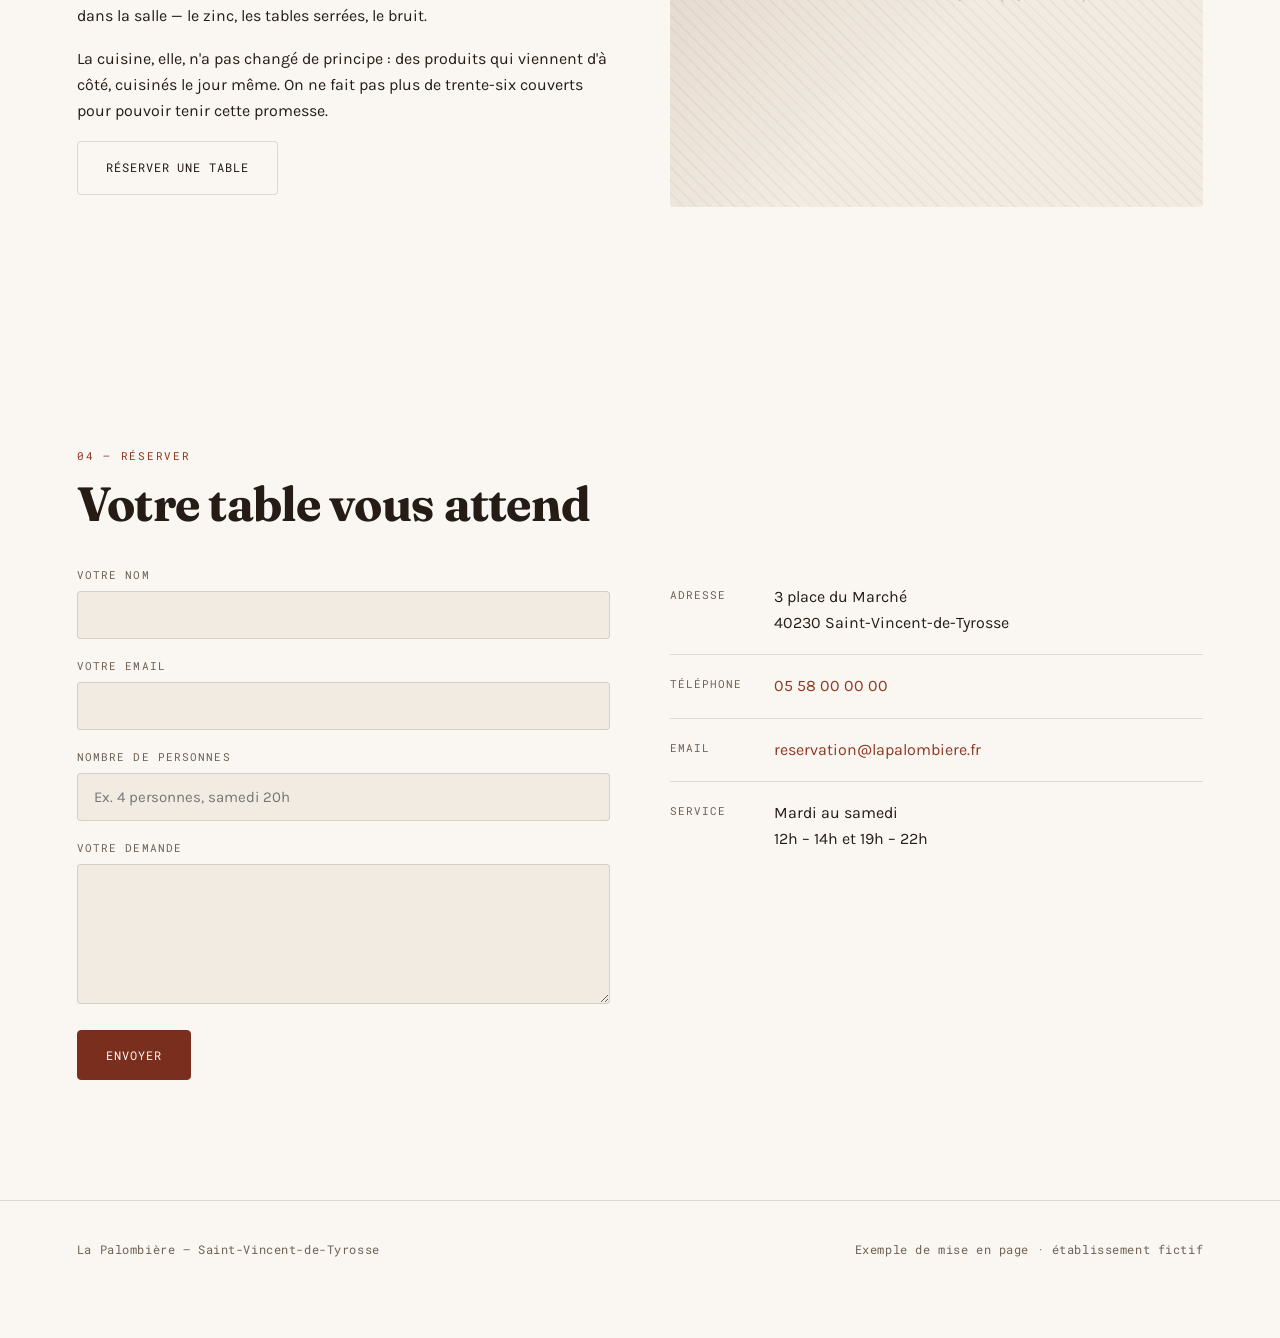
<file: demos/restaurant/index.html>
<!DOCTYPE html>
<html lang="fr">
<head>
<meta charset="UTF-8">
<meta name="viewport" content="width=device-width, initial-scale=1">
<title>La Palombière — Restaurant landais | Démonstration</title>
<meta name="description" content="Exemple de site pour un restaurant : carte, ambiance, réservation. Démonstration de mise en page, établissement fictif.">
<meta name="robots" content="noindex, nofollow">
<link rel="icon" href="data:image/svg+xml,%3Csvg xmlns='http://www.w3.org/2000/svg' viewBox='0 0 32 32'%3E%3Crect width='32' height='32' fill='%237A2E1E'/%3E%3Ctext x='16' y='23' font-family='sans-serif' font-size='19' font-weight='700' fill='white' text-anchor='middle'%3EP%3C/text%3E%3C/svg%3E">

<link rel="preconnect" href="https://fonts.googleapis.com">
<link rel="preconnect" href="https://fonts.gstatic.com" crossorigin>
<link href="https://fonts.googleapis.com/css2?family=Fraunces:opsz,wght@9..144,500;9..144,700&family=Karla:wght@400;500;600&family=Roboto+Mono:wght@400&display=swap" rel="stylesheet">

<!-- =========================================================================
     FICHE CLIENT — TOUT CE QUI CHANGE D'UN PROSPECT À L'AUTRE EST ICI
     Même socle CSS/JS que la démo garage : seules ces valeurs diffèrent.
     ========================================================================= -->
<style>
  :root{
    /* --- Couleurs --- */
    --ground:#FAF7F2;        /* fond général, crème */
    --surface:#F1EBE1;       /* cartes, champs */
    --ink:#241C15;           /* texte principal */
    --ink-soft:#6E6155;      /* texte secondaire */
    --line:rgba(36,28,21,.14);
    --accent:#7A2E1E;        /* bordeaux profond */
    --accent-deep:#5C2115;
    --accent-ink:#8F3722;
    --accent-on:#FAF7F2;
    --danger:#B3271A;

    /* --- Typographie --- */
    --font-display:'Fraunces', Georgia, serif;
    --font-body:'Karla', system-ui, sans-serif;
    --font-util:'Roboto Mono', ui-monospace, monospace;
    --track-display:-.015em;

    /* --- Mise en page --- */
    --radius:4px;
    --pad-x:6vw;
    --pad-y:120px;
    --max-w:1300px;
  }
</style>
<link rel="stylesheet" href="../commun/modele.css">

<script>
  const FICHE = {
    nom: 'La Palombière',
    telephone: '05 58 00 00 00',
    telLien: '0558000000',
    email: 'reservation@lapalombiere.fr',
    adresse: '3 place du Marché, 40230 Saint-Vincent-de-Tyrosse',
    horaires: 'Mardi au samedi, 12h – 14h et 19h – 22h',
    galerie: {
      plats: {
        titre: 'La carte',
        photos: [
          {legende:'Magret de canard, sauce aux cèpes', fichier:''},
          {legende:'Axoa de veau',           fichier:''},
          {legende:'Poisson du jour',        fichier:''},
          {legende:'Asperges des Landes',    fichier:''},
          {legende:'Gâteau basque maison',   fichier:''},
          {legende:'Planche de charcuterie', fichier:''}
        ]
      },
      salle: {
        titre: 'La salle',
        photos: [
          {legende:'Salle principale',   fichier:''},
          {legende:'Terrasse ombragée',  fichier:''},
          {legende:'Le bar',             fichier:''},
          {legende:'Table dressée',      fichier:''}
        ]
      },
      evenements: {
        titre: 'Réceptions',
        photos: [
          {legende:'Repas de famille',   fichier:''},
          {legende:'Repas d\'entreprise', fichier:''},
          {legende:'Privatisation',      fichier:''}
        ]
      }
    }
  };
</script>
</head>
<body>

<header>
  <a href="#" class="brand">LA<span class="sep">·</span>PALOMBIÈRE</a>
  <nav>
    <a href="#carte" data-nav="carte">La carte</a>
    <a href="#salle" data-nav="salle">La maison</a>
    <a href="#histoire" data-nav="histoire">Notre histoire</a>
    <a href="#contact" data-nav="contact">Réserver</a>
  </nav>
  <div class="head-actions">
    <a href="tel:0558000000" class="call">
      <svg viewBox="0 0 24 24"><path d="M6.6 10.8c1.4 2.8 3.8 5.1 6.6 6.6l2.2-2.2c.3-.3.7-.4 1-.2 1.1.4 2.4.6 3.6.6.6 0 1 .4 1 1V20c0 .6-.4 1-1 1-9.4 0-17-7.6-17-17 0-.6.4-1 1-1h3.5c.6 0 1 .4 1 1 0 1.3.2 2.5.6 3.6.1.4 0 .7-.2 1l-2.3 2.2z"/></svg>
      <span class="label">05 58 00 00 00</span>
    </a>
    <button class="burger" id="burger" aria-label="Ouvrir le menu">
      <svg viewBox="0 0 24 24"><path d="M3 6h18v2H3zM3 11h18v2H3zM3 16h18v2H3z"/></svg>
    </button>
  </div>
</header>

<div class="panel" id="panel">
  <button class="panel-close" id="panelClose" aria-label="Fermer">✕</button>
  <a href="#carte">La carte</a>
  <a href="#salle">La maison</a>
  <a href="#histoire">Notre histoire</a>
  <a href="#contact">Réserver</a>
</div>

<div class="hero">
  <div class="hero-bg ph" data-ph="Photo — un plat signature ou la salle (hero.jpg)"></div>
  <div class="hero-inner">
    <p class="kicker">Saint-Vincent-de-Tyrosse · Cuisine landaise</p>
    <h1>La cuisine<br>de nos grand-mères</h1>
    <p class="lede">Une carte courte qui change avec les saisons, des producteurs qu'on connaît par leur prénom, et une salle où l'on parle fort.</p>
    <div class="hero-cta">
      <a href="#contact" class="btn">Réserver une table</a>
      <a href="#carte" class="btn ghost">Voir la carte</a>
    </div>
  </div>
</div>

<div class="strip">
  <div><b>Fait maison</b><span>tout, sans exception</span></div>
  <div><b>Circuit court</b><span>producteurs landais</span></div>
  <div><b>36</b><span>couverts en salle</span></div>
  <div><b>Terrasse</b><span>ombragée l'été</span></div>
</div>

<section id="carte">
  <div class="inner">
    <p class="kicker">01 — La carte</p>
    <h2>Ce qu'on sert en ce moment</h2>
    <p class="lede">La carte change quatre fois par an. Le midi en semaine, il y a toujours un menu du jour à 17 €.</p>

    <div class="cards">
      <div class="card">
        <div class="ph" data-ph="service-1.jpg"></div>
        <p class="tag">Entrées</p>
        <h3>Pour commencer</h3>
        <p>Asperges des Landes, foie gras mi-cuit, garbure, planche de charcuterie basque.</p>
      </div>
      <div class="card">
        <div class="ph" data-ph="service-2.jpg"></div>
        <p class="tag">Plats</p>
        <h3>Les incontournables</h3>
        <p>Magret aux cèpes, axoa de veau, poisson du jour selon la marée, pluma ibérique.</p>
      </div>
      <div class="card">
        <div class="ph" data-ph="service-3.jpg"></div>
        <p class="tag">Desserts</p>
        <h3>Faits le matin</h3>
        <p>Gâteau basque, tourtière landaise, riz au lait vanille de Madagascar.</p>
      </div>
      <div class="card">
        <div class="ph" data-ph="service-4.jpg"></div>
        <p class="tag">Cave</p>
        <h3>Vins de la région</h3>
        <p>Tursan, Irouléguy, Jurançon, Madiran. Une trentaine de références, au verre aussi.</p>
      </div>
    </div>
  </div>
</section>

<section id="salle">
  <div class="inner">
    <p class="kicker">02 — La maison</p>
    <h2>Une salle, une terrasse,<br>et beaucoup de monde</h2>
    <div class="tabs" id="onglets"></div>
    <div id="galerie"></div>
  </div>
</section>

<section id="histoire">
  <div class="inner split">
    <div>
      <p class="kicker">03 — Notre histoire</p>
      <h2>Une affaire<br>de famille</h2>
      <p>La Palombière a ouvert place du Marché en 1978. C'était le café du village avant de devenir un restaurant, et il reste quelque chose de cette époque dans la salle — le zinc, les tables serrées, le bruit.</p>
      <p>La cuisine, elle, n'a pas changé de principe : des produits qui viennent d'à côté, cuisinés le jour même. On ne fait pas plus de trente-six couverts pour pouvoir tenir cette promesse.</p>
      <a href="#contact" class="btn ghost">Réserver une table</a>
    </div>
    <div class="ph" data-ph="Photo — la salle ou l'équipe (equipe.jpg)"></div>
  </div>
</section>

<section id="contact">
  <div class="inner">
    <p class="kicker">04 — Réserver</p>
    <h2>Votre table vous attend</h2>

    <div class="contact-grid">
      <div>
        <form id="form" novalidate>
          <div class="field" id="f-nom">
            <label for="nom">Votre nom</label>
            <input type="text" id="nom" name="nom" autocomplete="name">
            <span class="msg">Merci d'indiquer votre nom.</span>
          </div>
          <div class="field" id="f-email">
            <label for="email">Votre email</label>
            <input type="email" id="email" name="email" autocomplete="email">
            <span class="msg">Merci d'indiquer un email valide.</span>
          </div>
          <div class="field">
            <label for="couverts">Nombre de personnes</label>
            <input type="text" id="couverts" name="couverts" placeholder="Ex. 4 personnes, samedi 20h">
          </div>
          <div class="field" id="f-message">
            <label for="message">Votre demande</label>
            <textarea id="message" name="message"></textarea>
            <span class="msg">Merci de préciser votre demande.</span>
          </div>
          <button type="submit" class="btn" id="submit">Envoyer</button>
        </form>

        <div class="sent" id="envoye">
          <div class="ok">✓</div>
          <h3 id="envoyeTitre">Message prêt à partir</h3>
          <p id="envoyeTexte"></p>
        </div>
      </div>

      <div>
        <div class="info-line">
          <span class="k">Adresse</span>
          <span class="v">3 place du Marché<br>40230 Saint-Vincent-de-Tyrosse</span>
        </div>
        <div class="info-line">
          <span class="k">Téléphone</span>
          <span class="v"><a href="tel:0558000000">05 58 00 00 00</a></span>
        </div>
        <div class="info-line">
          <span class="k">Email</span>
          <span class="v"><a href="mailto:reservation@lapalombiere.fr">reservation@lapalombiere.fr</a></span>
        </div>
        <div class="info-line">
          <span class="k">Service</span>
          <span class="v">Mardi au samedi<br>12h – 14h et 19h – 22h</span>
        </div>
      </div>
    </div>
  </div>
</section>

<footer>
  <span>La Palombière — Saint-Vincent-de-Tyrosse</span>
  <span>Exemple de mise en page · établissement fictif</span>
</footer>

<div class="lb" id="lb">
  <button class="lb-close" id="lbClose" aria-label="Fermer">✕</button>
  <button class="lb-prev" id="lbPrev" aria-label="Précédent">‹</button>
  <div class="ph" id="lbPh" data-ph=""></div>
  <button class="lb-next" id="lbNext" aria-label="Suivant">›</button>
  <p class="lb-cap" id="lbCap"></p>
</div>

<div class="demo-flag">
  <b>Démonstration</b> — établissement fictif, mise en page adaptable à vos couleurs et vos photos
</div>

<script src="../commun/modele.js"></script>
</body>
</html>
</file>
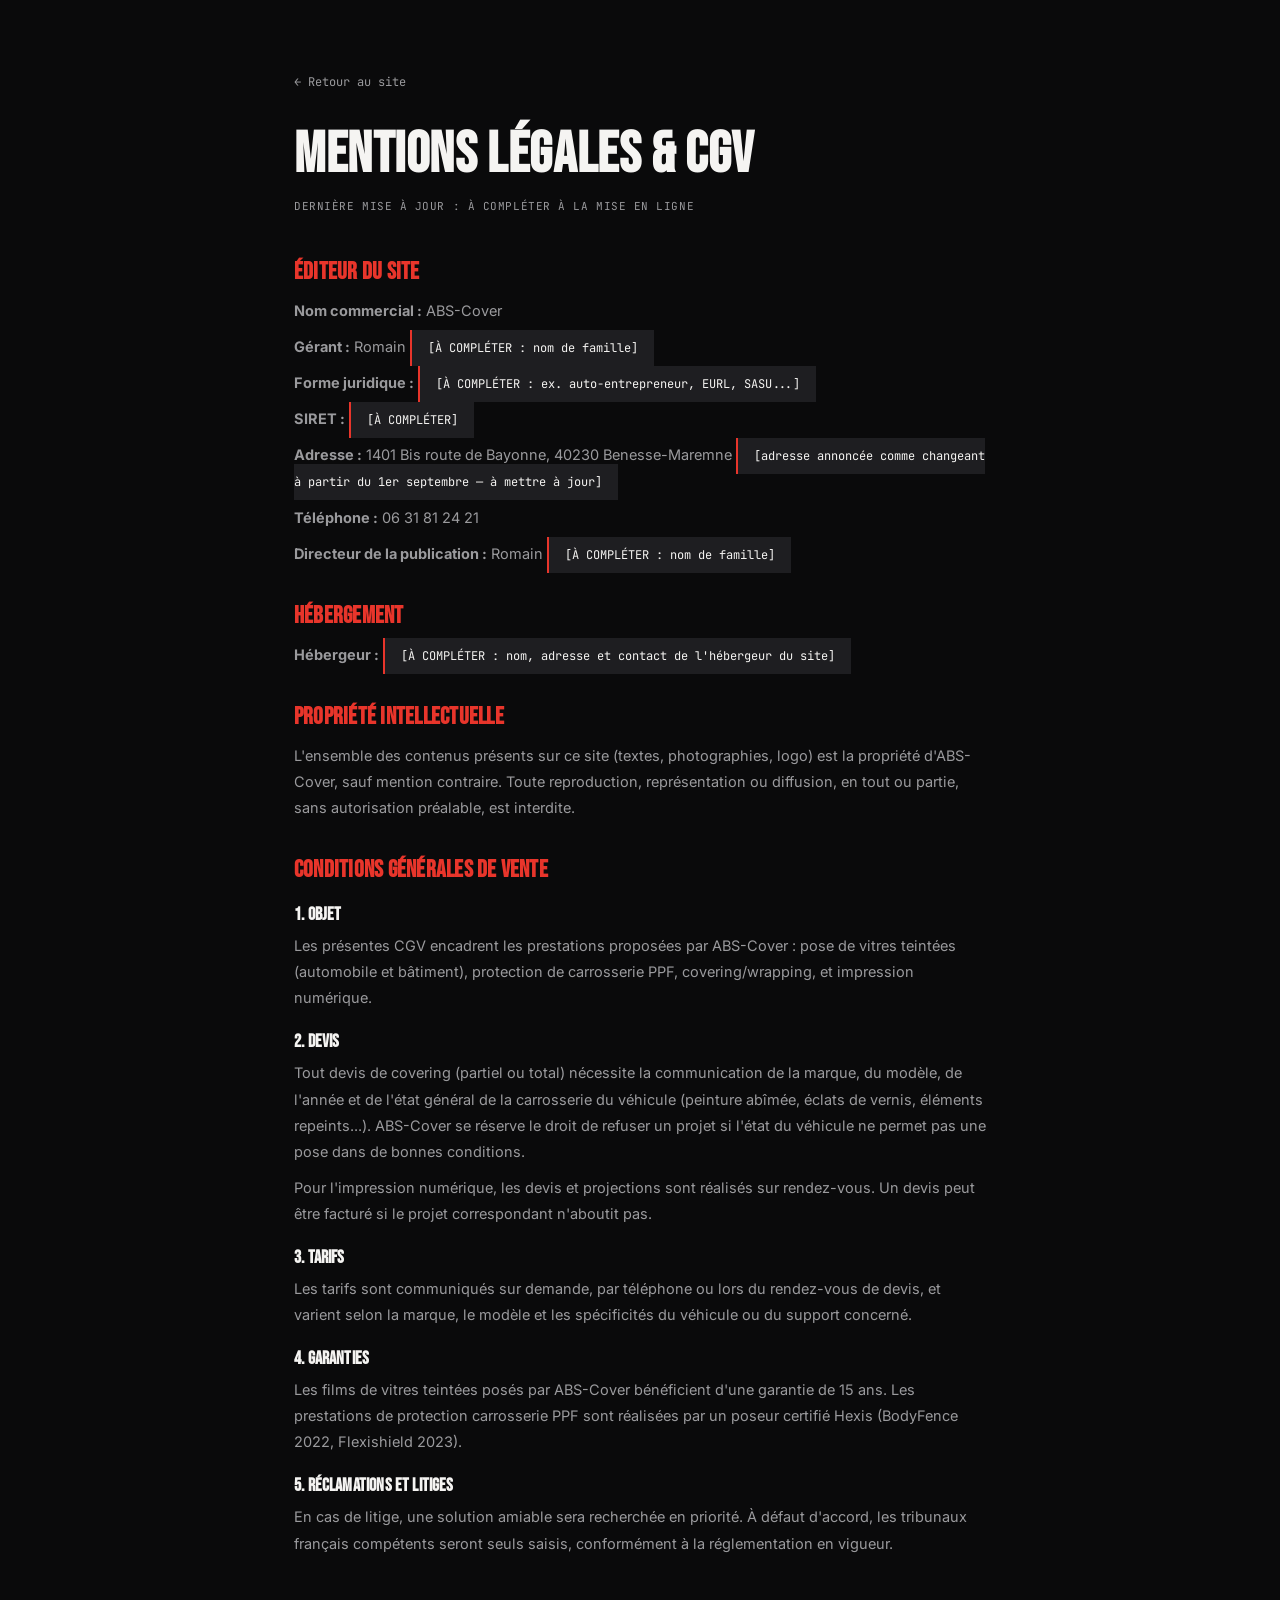
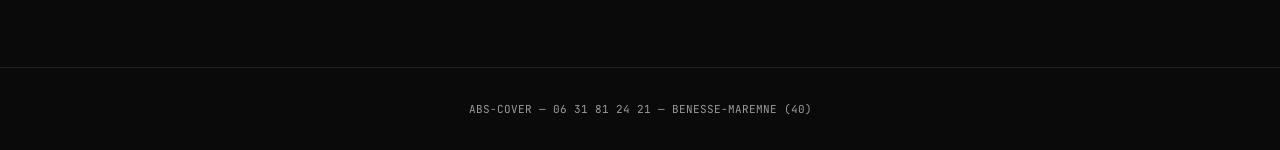
<file: mentions-legales.html>
<!DOCTYPE html>
<html lang="fr">
<head>
<meta charset="UTF-8">
<meta name="viewport" content="width=device-width, initial-scale=1.0">
<title>Mentions légales &amp; CGV | ABS-Cover</title>
<meta name="robots" content="noindex">
<link rel="preconnect" href="https://fonts.googleapis.com">
<link href="https://fonts.googleapis.com/css2?family=Bebas+Neue&family=Inter:wght@400;500;600;700;800&family=JetBrains+Mono:wght@400;500&display=swap" rel="stylesheet">
<style>
  :root{
    --black:#0a0a0b; --carbon:#161618; --panel:#1e1e21;
    --white:#f5f4f2; --grey:#9a9a9d;
    --line:rgba(245,244,242,0.1);
    --accent:#e8352b;
  }
  *{margin:0;padding:0;box-sizing:border-box;}
  body{background:var(--black); color:var(--white); font-family:'Inter',sans-serif; -webkit-font-smoothing:antialiased;}
  a{color:var(--accent);}
  .legal-page{max-width:820px; margin:0 auto; padding:70px 5% 100px;}
  .legal-page h1{font-family:'Bebas Neue',sans-serif; font-size:clamp(36px,6vw,58px); margin-bottom:10px; letter-spacing:0.01em;}
  .legal-updated{font-family:'JetBrains Mono',monospace; font-size:11px; color:var(--grey); text-transform:uppercase; letter-spacing:0.05em; margin-bottom:44px;}
  h2{font-family:'Bebas Neue',sans-serif; font-size:24px; margin:34px 0 12px; color:var(--accent); letter-spacing:0.01em;}
  h3{font-family:'Bebas Neue',sans-serif; font-size:18px; margin:20px 0 8px; letter-spacing:0.01em;}
  p, li{color:var(--grey); font-size:14.5px; line-height:1.8; margin-bottom:10px;}
  ul{padding-left:20px; margin-bottom:14px;}
  .todo{border-left:2px solid var(--accent); background:var(--panel); padding:10px 16px; font-family:'JetBrains Mono',monospace; font-size:12px; color:var(--white); margin:6px 0 18px;}
  .legal-back{font-family:'JetBrains Mono',monospace; font-size:12px; color:var(--grey); text-decoration:none; display:inline-block; margin-bottom:30px;}
  .legal-back:hover{color:var(--white);}
  footer{padding:34px 5%; font-family:'JetBrains Mono',monospace; font-size:11px; color:var(--grey); border-top:1px solid var(--line); text-align:center;}
</style>
</head>
<body>
<div class="legal-page">
  <a class="legal-back" href="index.html">← Retour au site</a>
  <h1>Mentions légales &amp; CGV</h1>
  <div class="legal-updated">Dernière mise à jour : à compléter à la mise en ligne</div>

  <h2>Éditeur du site</h2>
  <p><b>Nom commercial :</b> ABS-Cover</p>
  <p><b>Gérant :</b> Romain <span class="todo">[À COMPLÉTER : nom de famille]</span></p>
  <p><b>Forme juridique :</b> <span class="todo">[À COMPLÉTER : ex. auto-entrepreneur, EURL, SASU...]</span></p>
  <p><b>SIRET :</b> <span class="todo">[À COMPLÉTER]</span></p>
  <p><b>Adresse :</b> 1401 Bis route de Bayonne, 40230 Benesse-Maremne <span class="todo">[adresse annoncée comme changeant à partir du 1er septembre — à mettre à jour]</span></p>
  <p><b>Téléphone :</b> 06 31 81 24 21</p>
  <p><b>Directeur de la publication :</b> Romain <span class="todo">[À COMPLÉTER : nom de famille]</span></p>

  <h2>Hébergement</h2>
  <p><b>Hébergeur :</b> <span class="todo">[À COMPLÉTER : nom, adresse et contact de l'hébergeur du site]</span></p>

  <h2>Propriété intellectuelle</h2>
  <p>L'ensemble des contenus présents sur ce site (textes, photographies, logo) est la propriété d'ABS-Cover, sauf mention contraire. Toute reproduction, représentation ou diffusion, en tout ou partie, sans autorisation préalable, est interdite.</p>

  <h2>Conditions Générales de Vente</h2>

  <h3>1. Objet</h3>
  <p>Les présentes CGV encadrent les prestations proposées par ABS-Cover : pose de vitres teintées (automobile et bâtiment), protection de carrosserie PPF, covering/wrapping, et impression numérique.</p>

  <h3>2. Devis</h3>
  <p>Tout devis de covering (partiel ou total) nécessite la communication de la marque, du modèle, de l'année et de l'état général de la carrosserie du véhicule (peinture abîmée, éclats de vernis, éléments repeints...). ABS-Cover se réserve le droit de refuser un projet si l'état du véhicule ne permet pas une pose dans de bonnes conditions.</p>
  <p>Pour l'impression numérique, les devis et projections sont réalisés sur rendez-vous. Un devis peut être facturé si le projet correspondant n'aboutit pas.</p>

  <h3>3. Tarifs</h3>
  <p>Les tarifs sont communiqués sur demande, par téléphone ou lors du rendez-vous de devis, et varient selon la marque, le modèle et les spécificités du véhicule ou du support concerné.</p>

  <h3>4. Garanties</h3>
  <p>Les films de vitres teintées posés par ABS-Cover bénéficient d'une garantie de 15 ans. Les prestations de protection carrosserie PPF sont réalisées par un poseur certifié Hexis (BodyFence 2022, Flexishield 2023).</p>

  <h3>5. Réclamations et litiges</h3>
  <p>En cas de litige, une solution amiable sera recherchée en priorité. À défaut d'accord, les tribunaux français compétents seront seuls saisis, conformément à la réglementation en vigueur.</p>
</div>
<footer>ABS-COVER — 06 31 81 24 21 — BENESSE-MAREMNE (40)</footer>
</body>
</html>
</file>
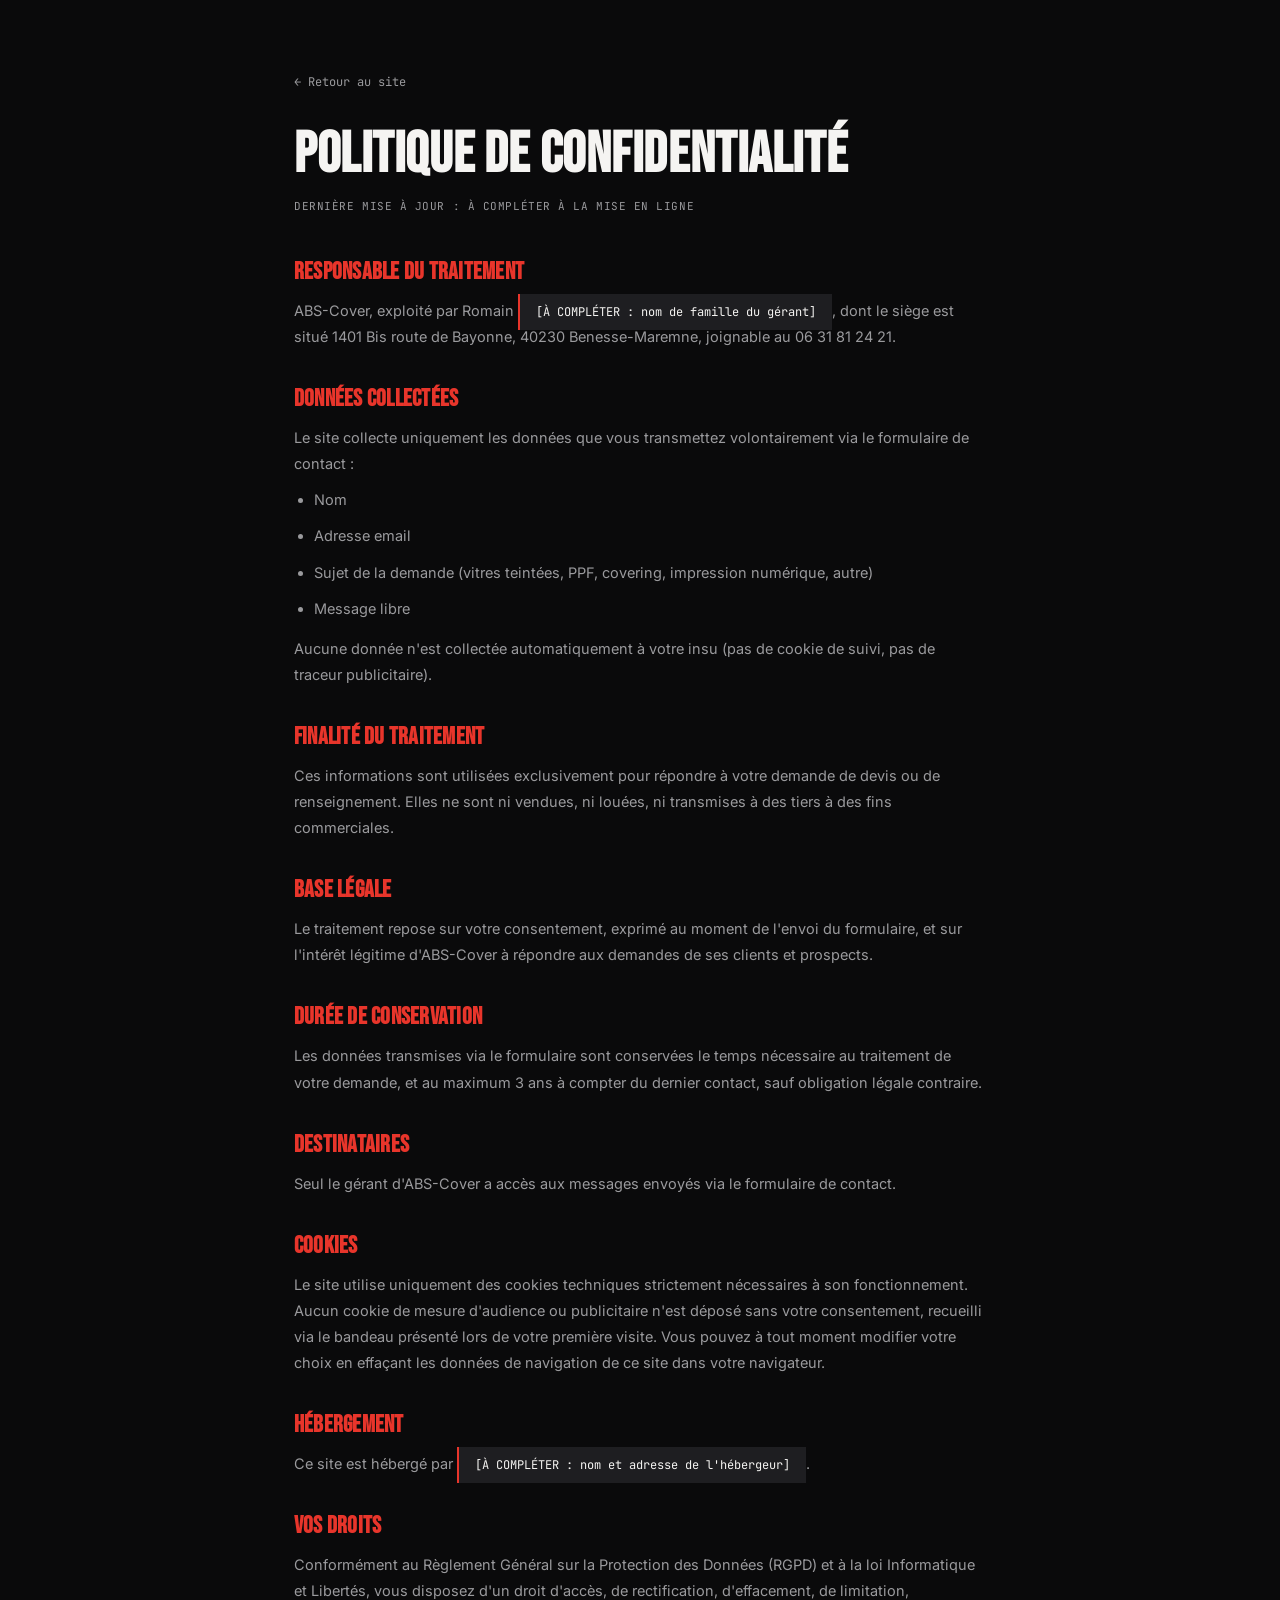
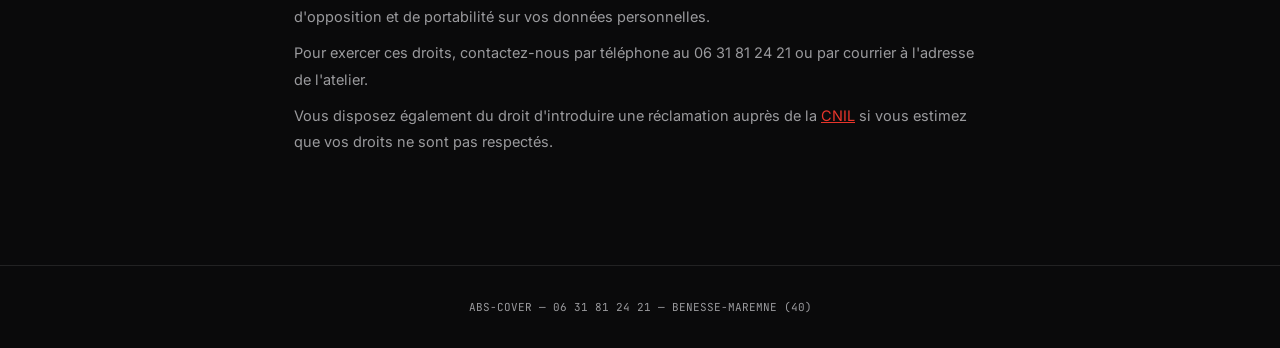
<file: politique-de-confidentialite.html>
<!DOCTYPE html>
<html lang="fr">
<head>
<meta charset="UTF-8">
<meta name="viewport" content="width=device-width, initial-scale=1.0">
<title>Politique de confidentialité | ABS-Cover</title>
<meta name="robots" content="noindex">
<link rel="preconnect" href="https://fonts.googleapis.com">
<link href="https://fonts.googleapis.com/css2?family=Bebas+Neue&family=Inter:wght@400;500;600;700;800&family=JetBrains+Mono:wght@400;500&display=swap" rel="stylesheet">
<style>
  :root{
    --black:#0a0a0b; --carbon:#161618; --panel:#1e1e21;
    --white:#f5f4f2; --grey:#9a9a9d;
    --line:rgba(245,244,242,0.1);
    --accent:#e8352b;
  }
  *{margin:0;padding:0;box-sizing:border-box;}
  body{background:var(--black); color:var(--white); font-family:'Inter',sans-serif; -webkit-font-smoothing:antialiased;}
  a{color:var(--accent);}
  .legal-page{max-width:820px; margin:0 auto; padding:70px 5% 100px;}
  .legal-page h1{font-family:'Bebas Neue',sans-serif; font-size:clamp(36px,6vw,58px); margin-bottom:10px; letter-spacing:0.01em;}
  .legal-updated{font-family:'JetBrains Mono',monospace; font-size:11px; color:var(--grey); text-transform:uppercase; letter-spacing:0.05em; margin-bottom:44px;}
  h2{font-family:'Bebas Neue',sans-serif; font-size:24px; margin:34px 0 12px; color:var(--accent); letter-spacing:0.01em;}
  p, li{color:var(--grey); font-size:14.5px; line-height:1.8; margin-bottom:10px;}
  ul{padding-left:20px; margin-bottom:14px;}
  .todo{border-left:2px solid var(--accent); background:var(--panel); padding:10px 16px; font-family:'JetBrains Mono',monospace; font-size:12px; color:var(--white); margin:6px 0 18px;}
  .legal-back{font-family:'JetBrains Mono',monospace; font-size:12px; color:var(--grey); text-decoration:none; display:inline-block; margin-bottom:30px;}
  .legal-back:hover{color:var(--white);}
  footer{padding:34px 5%; font-family:'JetBrains Mono',monospace; font-size:11px; color:var(--grey); border-top:1px solid var(--line); text-align:center;}
</style>
</head>
<body>
<div class="legal-page">
  <a class="legal-back" href="index.html">← Retour au site</a>
  <h1>Politique de confidentialité</h1>
  <div class="legal-updated">Dernière mise à jour : à compléter à la mise en ligne</div>

  <h2>Responsable du traitement</h2>
  <p>ABS-Cover, exploité par Romain <span class="todo">[À COMPLÉTER : nom de famille du gérant]</span>, dont le siège est situé 1401 Bis route de Bayonne, 40230 Benesse-Maremne, joignable au 06 31 81 24 21.</p>

  <h2>Données collectées</h2>
  <p>Le site collecte uniquement les données que vous transmettez volontairement via le formulaire de contact :</p>
  <ul>
    <li>Nom</li>
    <li>Adresse email</li>
    <li>Sujet de la demande (vitres teintées, PPF, covering, impression numérique, autre)</li>
    <li>Message libre</li>
  </ul>
  <p>Aucune donnée n'est collectée automatiquement à votre insu (pas de cookie de suivi, pas de traceur publicitaire).</p>

  <h2>Finalité du traitement</h2>
  <p>Ces informations sont utilisées exclusivement pour répondre à votre demande de devis ou de renseignement. Elles ne sont ni vendues, ni louées, ni transmises à des tiers à des fins commerciales.</p>

  <h2>Base légale</h2>
  <p>Le traitement repose sur votre consentement, exprimé au moment de l'envoi du formulaire, et sur l'intérêt légitime d'ABS-Cover à répondre aux demandes de ses clients et prospects.</p>

  <h2>Durée de conservation</h2>
  <p>Les données transmises via le formulaire sont conservées le temps nécessaire au traitement de votre demande, et au maximum 3 ans à compter du dernier contact, sauf obligation légale contraire.</p>

  <h2>Destinataires</h2>
  <p>Seul le gérant d'ABS-Cover a accès aux messages envoyés via le formulaire de contact.</p>

  <h2>Cookies</h2>
  <p>Le site utilise uniquement des cookies techniques strictement nécessaires à son fonctionnement. Aucun cookie de mesure d'audience ou publicitaire n'est déposé sans votre consentement, recueilli via le bandeau présenté lors de votre première visite. Vous pouvez à tout moment modifier votre choix en effaçant les données de navigation de ce site dans votre navigateur.</p>

  <h2>Hébergement</h2>
  <p>Ce site est hébergé par <span class="todo">[À COMPLÉTER : nom et adresse de l'hébergeur]</span>.</p>

  <h2>Vos droits</h2>
  <p>Conformément au Règlement Général sur la Protection des Données (RGPD) et à la loi Informatique et Libertés, vous disposez d'un droit d'accès, de rectification, d'effacement, de limitation, d'opposition et de portabilité sur vos données personnelles.</p>
  <p>Pour exercer ces droits, contactez-nous par téléphone au 06 31 81 24 21 ou par courrier à l'adresse de l'atelier.</p>
  <p>Vous disposez également du droit d'introduire une réclamation auprès de la <a href="https://www.cnil.fr" target="_blank" rel="noopener noreferrer">CNIL</a> si vous estimez que vos droits ne sont pas respectés.</p>
</div>
<footer>ABS-COVER — 06 31 81 24 21 — BENESSE-MAREMNE (40)</footer>
</body>
</html>
</file>
<file: demos/commun/modele.css>
/* ==========================================================================
   MODÈLE DE SITE VITRINE — feuille de style commune
   --------------------------------------------------------------------------
   Ce fichier ne contient AUCUNE couleur ni police en dur : tout passe par des
   variables définies dans le bloc `:root` de chaque démo. C'est ce qui permet
   de rhabiller entièrement un site en changeant une dizaine de valeurs.

   Ne modifie ce fichier que pour corriger la mise en page — la correction
   profitera alors à toutes les démos d'un coup.
   ========================================================================== */

*, *::before, *::after{box-sizing:border-box;}

html{scroll-behavior:smooth;}
@media (prefers-reduced-motion:reduce){
  html{scroll-behavior:auto;}
  *{animation-duration:.01ms !important; transition-duration:.01ms !important;}
}

body{
  margin:0;
  background:var(--ground);
  color:var(--ink);
  font-family:var(--font-body);
  font-size:16px;
  line-height:1.65;
  -webkit-font-smoothing:antialiased;
  overflow-x:hidden;
}

img{max-width:100%; display:block;}
a{color:inherit;}

/* ===== Rythme des sections ===== */
section{padding:var(--pad-y) var(--pad-x);}
.inner{max-width:var(--max-w); margin:0 auto;}

.kicker{
  font-family:var(--font-util);
  font-size:11px; letter-spacing:.16em; text-transform:uppercase;
  color:var(--accent-ink); margin:0 0 14px;
}
h1, h2, h3{font-family:var(--font-display); margin:0; text-wrap:balance; overflow-wrap:break-word;}
h1{font-size:clamp(38px, 8vw, 84px); line-height:.98; letter-spacing:var(--track-display);}
h2{font-size:clamp(28px, 5vw, 48px); line-height:1.06; letter-spacing:var(--track-display); margin-bottom:18px;}
h3{font-size:20px; line-height:1.25; margin-bottom:8px;}
p{margin:0 0 16px; max-width:66ch;}
.lede{font-size:clamp(17px, 2vw, 20px); color:var(--ink-soft);}

/* ===== Boutons ===== */
.btn{
  display:inline-flex; align-items:center; gap:10px;
  font-family:var(--font-util); font-size:12px; letter-spacing:.08em;
  text-transform:uppercase; text-decoration:none; cursor:pointer;
  padding:16px 28px; border-radius:var(--radius);
  border:1px solid var(--accent); background:var(--accent); color:var(--accent-on);
  transition:background .2s ease, border-color .2s ease, transform .2s ease;
}
.btn:hover{background:var(--accent-deep); border-color:var(--accent-deep); transform:translateY(-2px);}
.btn.ghost{background:transparent; color:var(--ink); border-color:var(--line);}
.btn.ghost:hover{border-color:var(--accent); color:var(--accent-ink); background:transparent;}
.btn:focus-visible{outline:2px solid var(--accent-ink); outline-offset:3px;}

/* ===== En-tête ===== */
header{
  position:fixed; top:0; left:0; right:0; z-index:100;
  display:flex; align-items:center; justify-content:space-between;
  padding:16px var(--pad-x);
  background:color-mix(in srgb, var(--ground) 88%, transparent);
  backdrop-filter:blur(14px);
  border-bottom:1px solid var(--line);
}
.brand{display:flex; align-items:center; gap:10px; font-family:var(--font-display);
  font-size:19px; letter-spacing:var(--track-display); text-decoration:none; color:var(--ink);}
.brand img{height:30px; width:auto;}
.brand .sep{color:var(--accent-ink);}

nav{display:none; gap:30px;}
@media (min-width:960px){ nav{display:flex;} }
nav a{
  font-family:var(--font-util); font-size:12px; letter-spacing:.08em;
  text-transform:uppercase; text-decoration:none; color:var(--ink-soft);
  transition:color .2s ease; position:relative; padding:4px 0;
}
nav a:hover, nav a.active{color:var(--ink);}
nav a.active::after{
  content:''; position:absolute; left:0; right:0; bottom:-2px;
  height:2px; background:var(--accent);
}

.head-actions{display:flex; align-items:center; gap:10px;}
.call{
  display:inline-flex; align-items:center; gap:8px; text-decoration:none;
  font-family:var(--font-util); font-size:12px; letter-spacing:.06em;
  padding:10px 16px; border:1px solid var(--line); border-radius:var(--radius);
  color:var(--ink); transition:border-color .2s ease, color .2s ease;
}
.call:hover{border-color:var(--accent); color:var(--accent-ink);}
.call svg{width:15px; height:15px; fill:currentColor; flex-shrink:0;}
.call .label{display:none;}
@media (min-width:520px){ .call .label{display:inline;} }

.burger{
  width:40px; height:40px; display:grid; place-items:center; cursor:pointer;
  background:transparent; border:1px solid var(--line); border-radius:var(--radius);
  color:var(--ink);
}
@media (min-width:960px){ .burger{display:none;} }
.burger svg{width:17px; height:17px; fill:currentColor;}

/* ===== Menu mobile ===== */
.panel{
  position:fixed; inset:0; z-index:200; background:var(--ground);
  display:flex; flex-direction:column; justify-content:center; gap:6px;
  padding:0 var(--pad-x);
  transform:translateY(-100%); transition:transform .45s cubic-bezier(.16,.8,.3,1);
}
.panel.open{transform:translateY(0);}
.panel a{
  font-family:var(--font-display); font-size:clamp(30px, 8vw, 52px);
  text-decoration:none; color:var(--ink); padding:8px 0;
  letter-spacing:var(--track-display); transition:color .2s ease;
}
.panel a:hover{color:var(--accent-ink);}
.panel-close{
  position:absolute; top:18px; right:var(--pad-x);
  width:42px; height:42px; background:transparent; cursor:pointer;
  border:1px solid var(--line); border-radius:var(--radius); color:var(--ink);
  font-size:22px; line-height:1;
}

/* ===== Emplacement photo (visuel tenable même sans image) ===== */
.ph{
  position:relative; overflow:hidden; background:var(--surface);
  background-image:
    linear-gradient(135deg, color-mix(in srgb, var(--accent) 14%, transparent), transparent 55%),
    repeating-linear-gradient(45deg,
      color-mix(in srgb, var(--ink) 4%, transparent) 0 2px,
      transparent 2px 9px);
  background-size:cover; background-position:center;
}
.ph::after{
  content:attr(data-ph);
  position:absolute; left:50%; top:50%; transform:translate(-50%,-50%);
  font-family:var(--font-util); font-size:10px; letter-spacing:.14em;
  text-transform:uppercase; color:var(--ink-soft); opacity:.5;
  text-align:center; width:90%; pointer-events:none;
}
.ph.filled::after{display:none;}

/* ===== Hero ===== */
.hero{
  position:relative; min-height:100svh; display:flex; align-items:flex-end;
  padding:0; overflow:hidden;
}
.hero-bg{position:absolute; inset:0;}
.hero-bg::before{
  content:''; position:absolute; inset:0; z-index:1;
  background:linear-gradient(to top,
    var(--ground) 2%,
    color-mix(in srgb, var(--ground) 72%, transparent) 40%,
    color-mix(in srgb, var(--ground) 30%, transparent) 100%);
}
.hero-inner{position:relative; z-index:2; width:100%; padding:0 var(--pad-x) 8vh;}
.hero h1{margin-bottom:20px;}
.hero .lede{max-width:56ch; margin-bottom:32px;}
.hero-cta{display:flex; gap:12px; flex-wrap:wrap;}

/* ===== Bandeau de repères ===== */
.strip{
  display:grid; grid-template-columns:repeat(auto-fit, minmax(160px, 1fr));
  border-top:1px solid var(--line); border-bottom:1px solid var(--line);
}
.strip div{padding:26px var(--pad-x); border-right:1px solid var(--line);}
.strip div:last-child{border-right:0;}
.strip b{
  display:block; font-family:var(--font-display); font-size:32px;
  line-height:1; letter-spacing:var(--track-display); margin-bottom:6px;
}
.strip span{
  font-family:var(--font-util); font-size:11px; letter-spacing:.1em;
  text-transform:uppercase; color:var(--ink-soft);
}

/* ===== Prestations ===== */
.cards{display:grid; gap:2px; grid-template-columns:1fr; margin-top:40px;}
@media (min-width:700px){ .cards{grid-template-columns:repeat(2, 1fr);} }
@media (min-width:1100px){ .cards{grid-template-columns:repeat(4, 1fr);} }
.card{
  position:relative; min-height:340px; display:flex; flex-direction:column;
  justify-content:flex-end; padding:26px; overflow:hidden;
  border:1px solid var(--line); border-radius:var(--radius);
  background:var(--surface); isolation:isolate;
}
.card .ph{position:absolute; inset:0; z-index:-2;}
.card::after{
  content:''; position:absolute; inset:0; z-index:-1;
  background:linear-gradient(to top,
    color-mix(in srgb, var(--ground) 94%, transparent) 15%,
    color-mix(in srgb, var(--ground) 45%, transparent) 100%);
  transition:opacity .35s ease;
}
.card:hover::after{opacity:.75;}
.card .tag{
  font-family:var(--font-util); font-size:10px; letter-spacing:.14em;
  text-transform:uppercase; color:var(--accent-ink); margin-bottom:10px;
}
.card p{font-size:14.5px; color:var(--ink-soft); margin:0;}

/* ===== Galerie ===== */
.tabs{display:flex; gap:8px; flex-wrap:wrap; margin:32px 0 24px;}
.tab{
  font-family:var(--font-util); font-size:11px; letter-spacing:.08em;
  text-transform:uppercase; cursor:pointer; padding:10px 18px;
  background:transparent; border:1px solid var(--line); border-radius:var(--radius);
  color:var(--ink-soft); transition:all .2s ease;
}
.tab:hover{border-color:var(--accent); color:var(--ink);}
.tab.active{background:var(--accent); border-color:var(--accent); color:var(--accent-on);}

.grid{display:grid; gap:2px; grid-template-columns:repeat(2, 1fr);}
@media (min-width:760px){ .grid{grid-template-columns:repeat(3, 1fr);} }
@media (min-width:1200px){ .grid{grid-template-columns:repeat(4, 1fr);} }
.tile{
  position:relative; aspect-ratio:1; cursor:pointer; overflow:hidden;
  border-radius:var(--radius);
}
.tile .ph{position:absolute; inset:0; transition:transform .5s cubic-bezier(.16,.8,.3,1);}
.tile:hover .ph{transform:scale(1.05);}
.tile .cap{
  position:absolute; left:0; right:0; bottom:0; z-index:2; padding:14px;
  font-family:var(--font-util); font-size:10.5px; letter-spacing:.08em;
  text-transform:uppercase;
  background:linear-gradient(to top, color-mix(in srgb, var(--ground) 92%, transparent), transparent);
  opacity:0; transform:translateY(8px); transition:all .3s ease;
}
.tile:hover .cap{opacity:1; transform:translateY(0);}

/* ===== Bloc à propos ===== */
.split{display:grid; gap:40px; align-items:center; grid-template-columns:1fr;}
@media (min-width:900px){ .split{grid-template-columns:1fr 1fr; gap:60px;} }
.split .ph{min-height:420px; border-radius:var(--radius);}

/* ===== Contact ===== */
.contact-grid{display:grid; gap:44px; grid-template-columns:1fr; margin-top:36px;}
@media (min-width:900px){ .contact-grid{grid-template-columns:1fr 1fr; gap:60px;} }

/* Par défaut un enfant de grille ne rétrécit pas sous sa largeur minimale de
   contenu : sur petit écran, un champ de formulaire élargissait la page
   entière. `min-width:0` autorise la colonne à se réduire normalement. */
.contact-grid > *, .split > *, .cards > *, .grid > *{min-width:0;}
input, textarea, select{min-width:0; max-width:100%;}
.field{margin-bottom:18px;}
label{
  display:block; font-family:var(--font-util); font-size:11px;
  letter-spacing:.1em; text-transform:uppercase; color:var(--ink-soft);
  margin-bottom:7px;
}
input, textarea, select{
  width:100%; padding:14px 16px; font-family:var(--font-body); font-size:15px;
  background:var(--surface); color:var(--ink);
  border:1px solid var(--line); border-radius:var(--radius);
  transition:border-color .2s ease;
}
input:focus, textarea:focus, select:focus{outline:none; border-color:var(--accent);}
textarea{min-height:140px; resize:vertical;}
.field.error input, .field.error textarea{border-color:var(--danger);}
.field .msg{display:none; font-size:12.5px; color:var(--danger); margin-top:6px;}
.field.error .msg{display:block;}

.info-line{
  display:flex; gap:14px; padding:18px 0; border-bottom:1px solid var(--line);
}
.info-line:last-child{border-bottom:0;}
.info-line .k{
  font-family:var(--font-util); font-size:10.5px; letter-spacing:.1em;
  text-transform:uppercase; color:var(--ink-soft); min-width:90px; padding-top:3px;
}
/* Une adresse email ou une URL est une chaîne insécable : sans césure
   autorisée, elle élargit la page sur petit écran. */
.info-line .v{flex:1; overflow-wrap:anywhere;}
.info-line .v a{color:var(--accent-ink); text-decoration:none;}
.info-line .v a:hover{text-decoration:underline;}

.sent{display:none; text-align:center; padding:40px 20px;}
.sent.show{display:block;}
.sent .ok{
  width:54px; height:54px; margin:0 auto 18px; border-radius:50%;
  background:var(--accent); color:var(--accent-on);
  display:grid; place-items:center; font-size:26px;
}

/* ===== Lightbox ===== */
.lb{
  position:fixed; inset:0; z-index:300; display:none;
  background:color-mix(in srgb, var(--ground) 96%, black);
  align-items:center; justify-content:center; padding:5vw;
}
.lb.open{display:flex;}
.lb .ph{width:min(92vw, 1100px); aspect-ratio:4/3; border-radius:var(--radius);}
.lb-close, .lb-prev, .lb-next{
  position:absolute; background:transparent; border:1px solid var(--line);
  border-radius:var(--radius); color:var(--ink); cursor:pointer;
  width:48px; height:48px; display:grid; place-items:center; font-size:20px;
  transition:border-color .2s ease, color .2s ease;
}
.lb-close:hover, .lb-prev:hover, .lb-next:hover{border-color:var(--accent); color:var(--accent-ink);}
.lb-close{top:20px; right:20px;}
.lb-prev{left:20px; top:50%; transform:translateY(-50%);}
.lb-next{right:20px; top:50%; transform:translateY(-50%);}
.lb-cap{
  position:absolute; bottom:24px; left:0; right:0; text-align:center;
  font-family:var(--font-util); font-size:11px; letter-spacing:.1em;
  text-transform:uppercase; color:var(--ink-soft);
}

/* ===== Pied de page ===== */
footer{
  padding:40px var(--pad-x); border-top:1px solid var(--line);
  display:flex; flex-wrap:wrap; gap:18px; justify-content:space-between;
  align-items:center;
  font-family:var(--font-util); font-size:11.5px; letter-spacing:.05em;
  color:var(--ink-soft);
}
footer a{color:var(--ink-soft); text-decoration:none;}
footer a:hover{color:var(--accent-ink);}

/* ===== Bandeau démo ===== */
.demo-flag{
  position:fixed; bottom:0; left:0; right:0; z-index:150;
  background:var(--accent); color:var(--accent-on);
  font-family:var(--font-util); font-size:11px; letter-spacing:.08em;
  text-align:center; padding:9px 16px;
}
.demo-flag b{font-weight:600;}
body{padding-bottom:38px;}

/* ===== Apparition au défilement ===== */
.reveal{opacity:0; transform:translateY(26px);
  transition:opacity .7s cubic-bezier(.16,.8,.3,1), transform .7s cubic-bezier(.16,.8,.3,1);}
.reveal.in{opacity:1; transform:none;}
@media (prefers-reduced-motion:reduce){ .reveal{opacity:1; transform:none;} }
</file>
